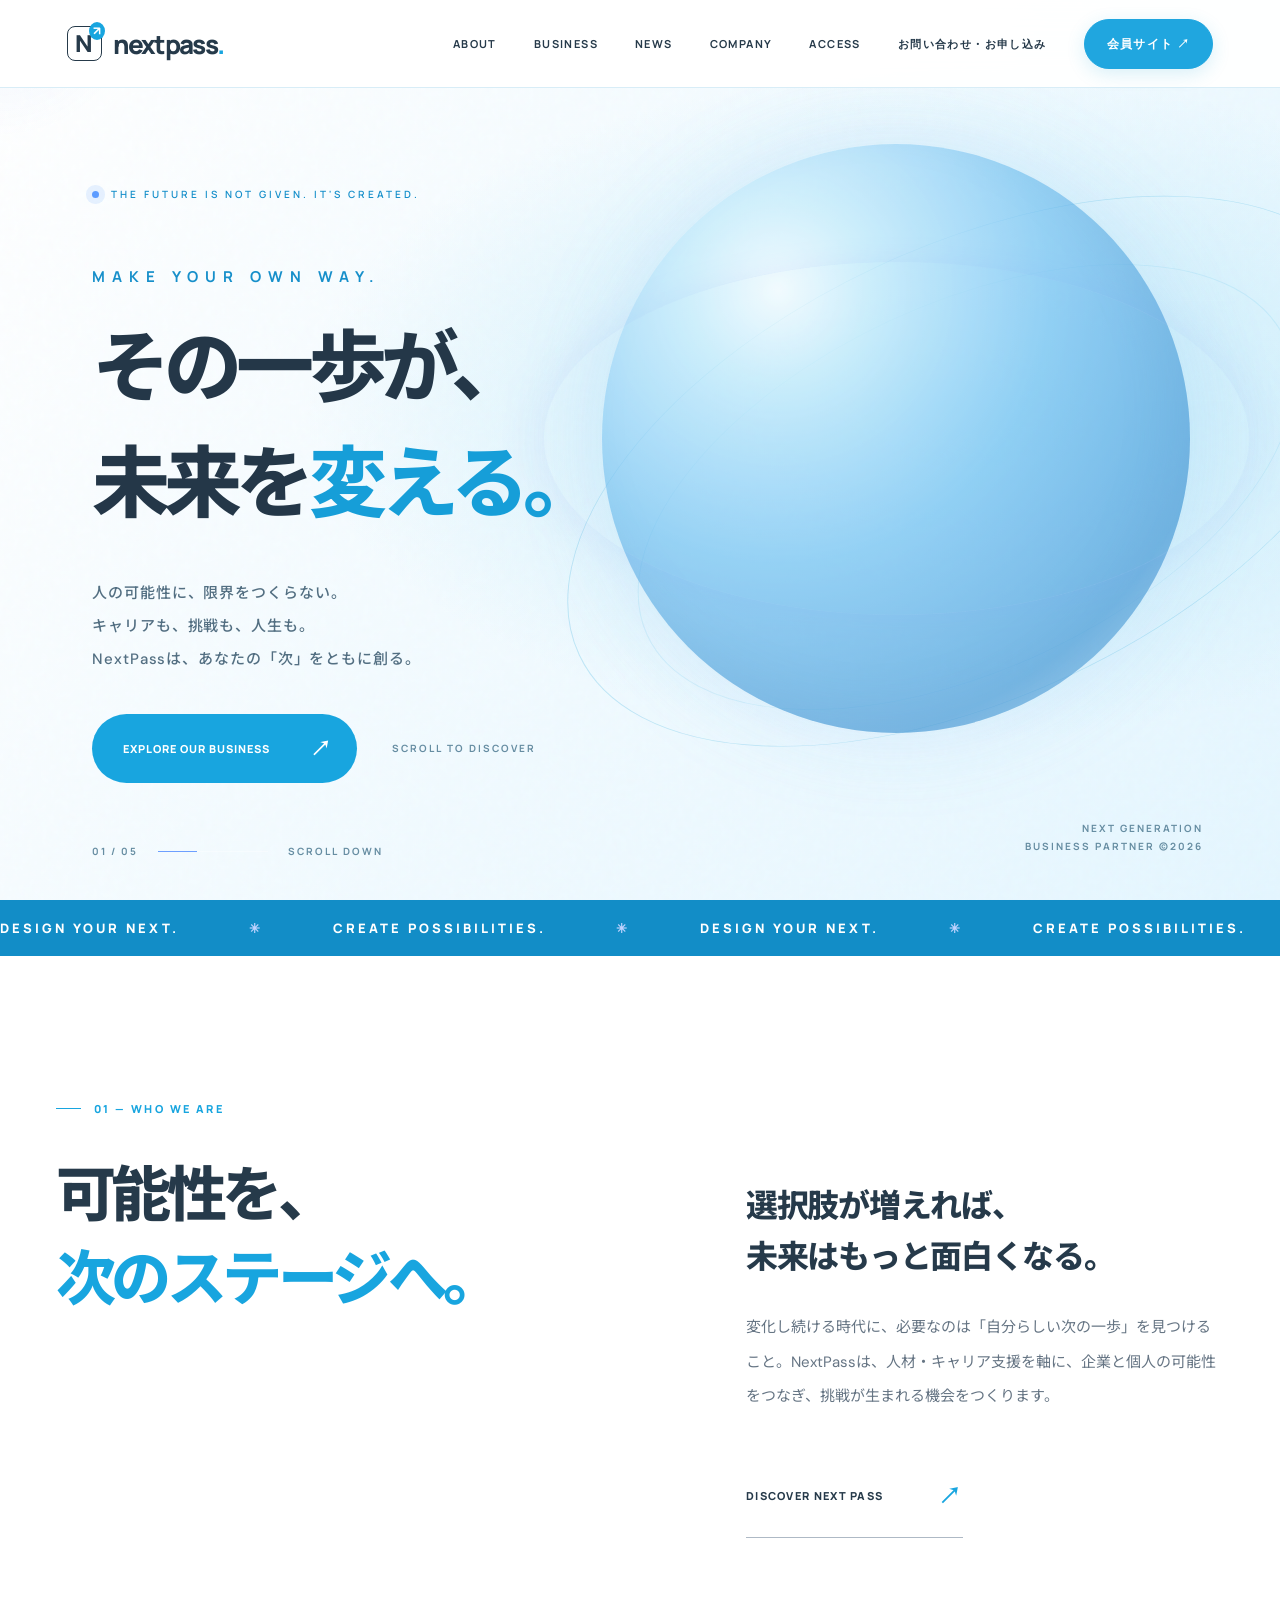
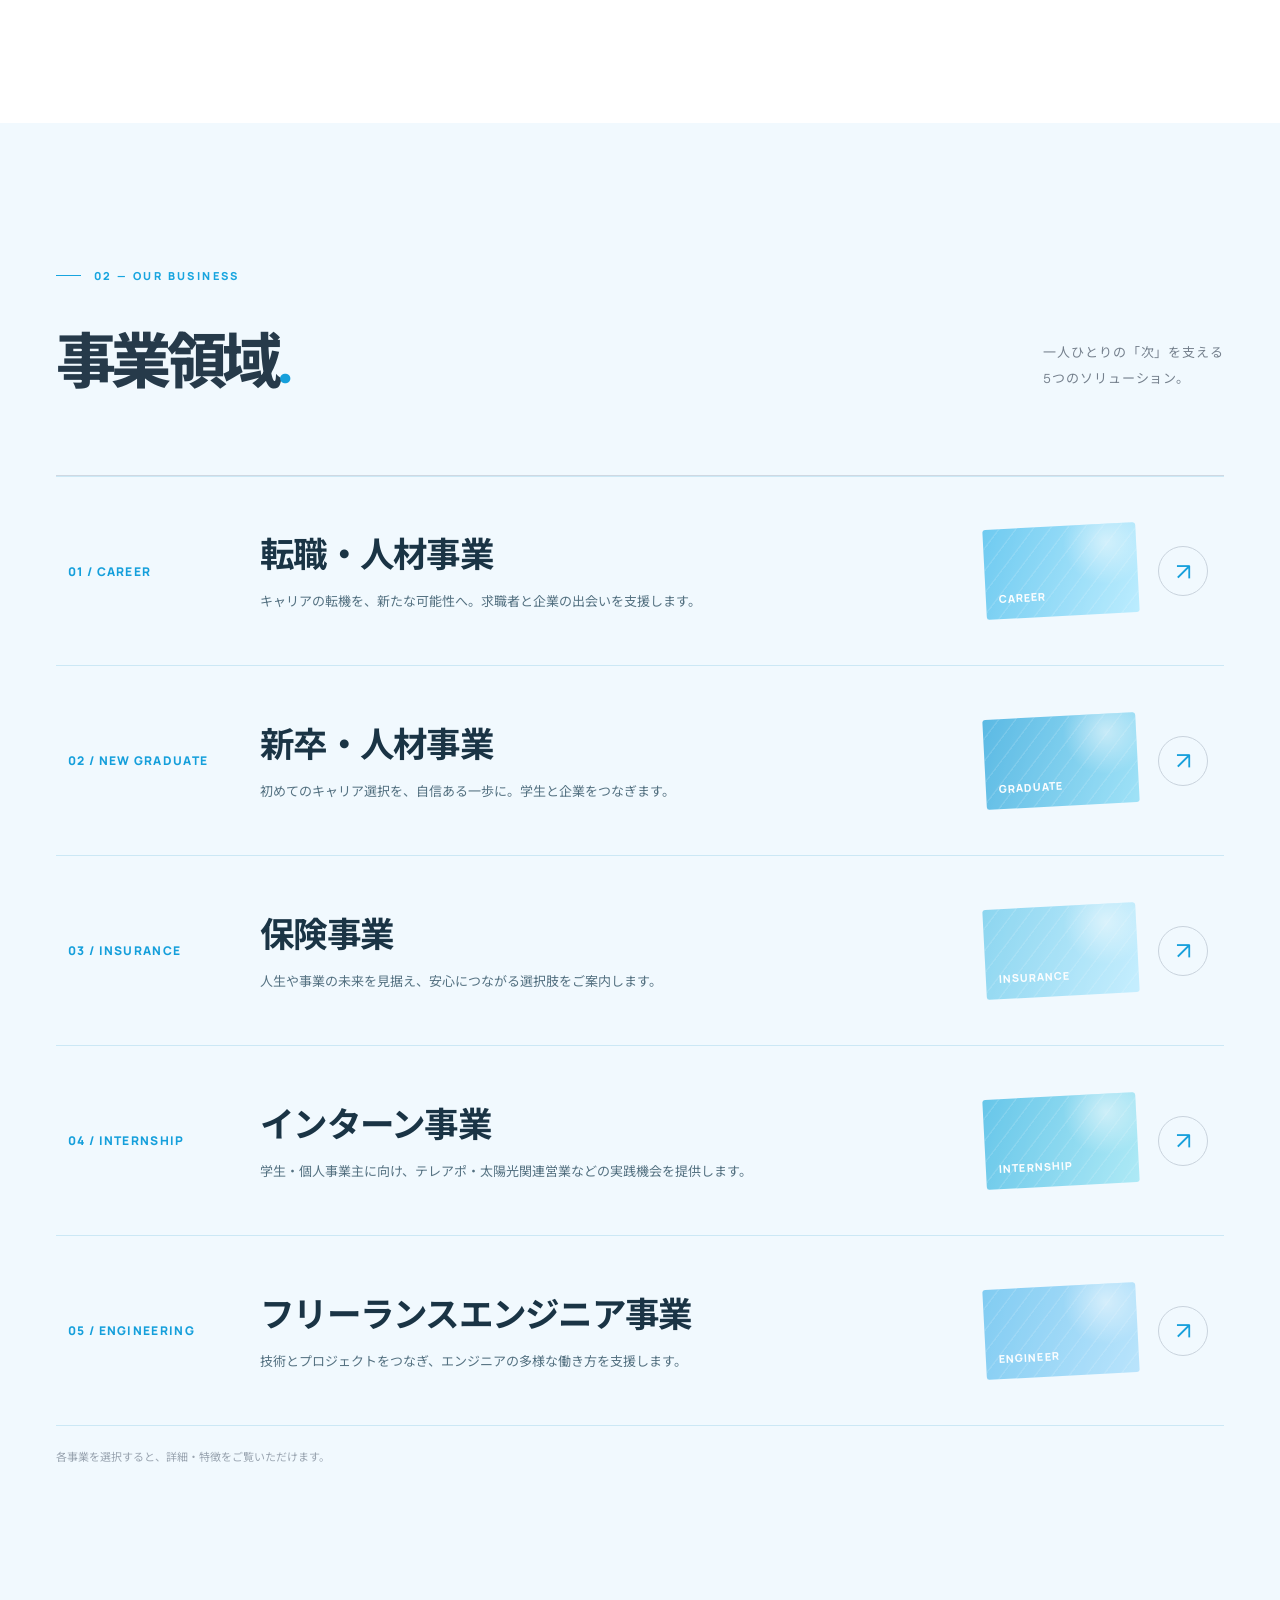
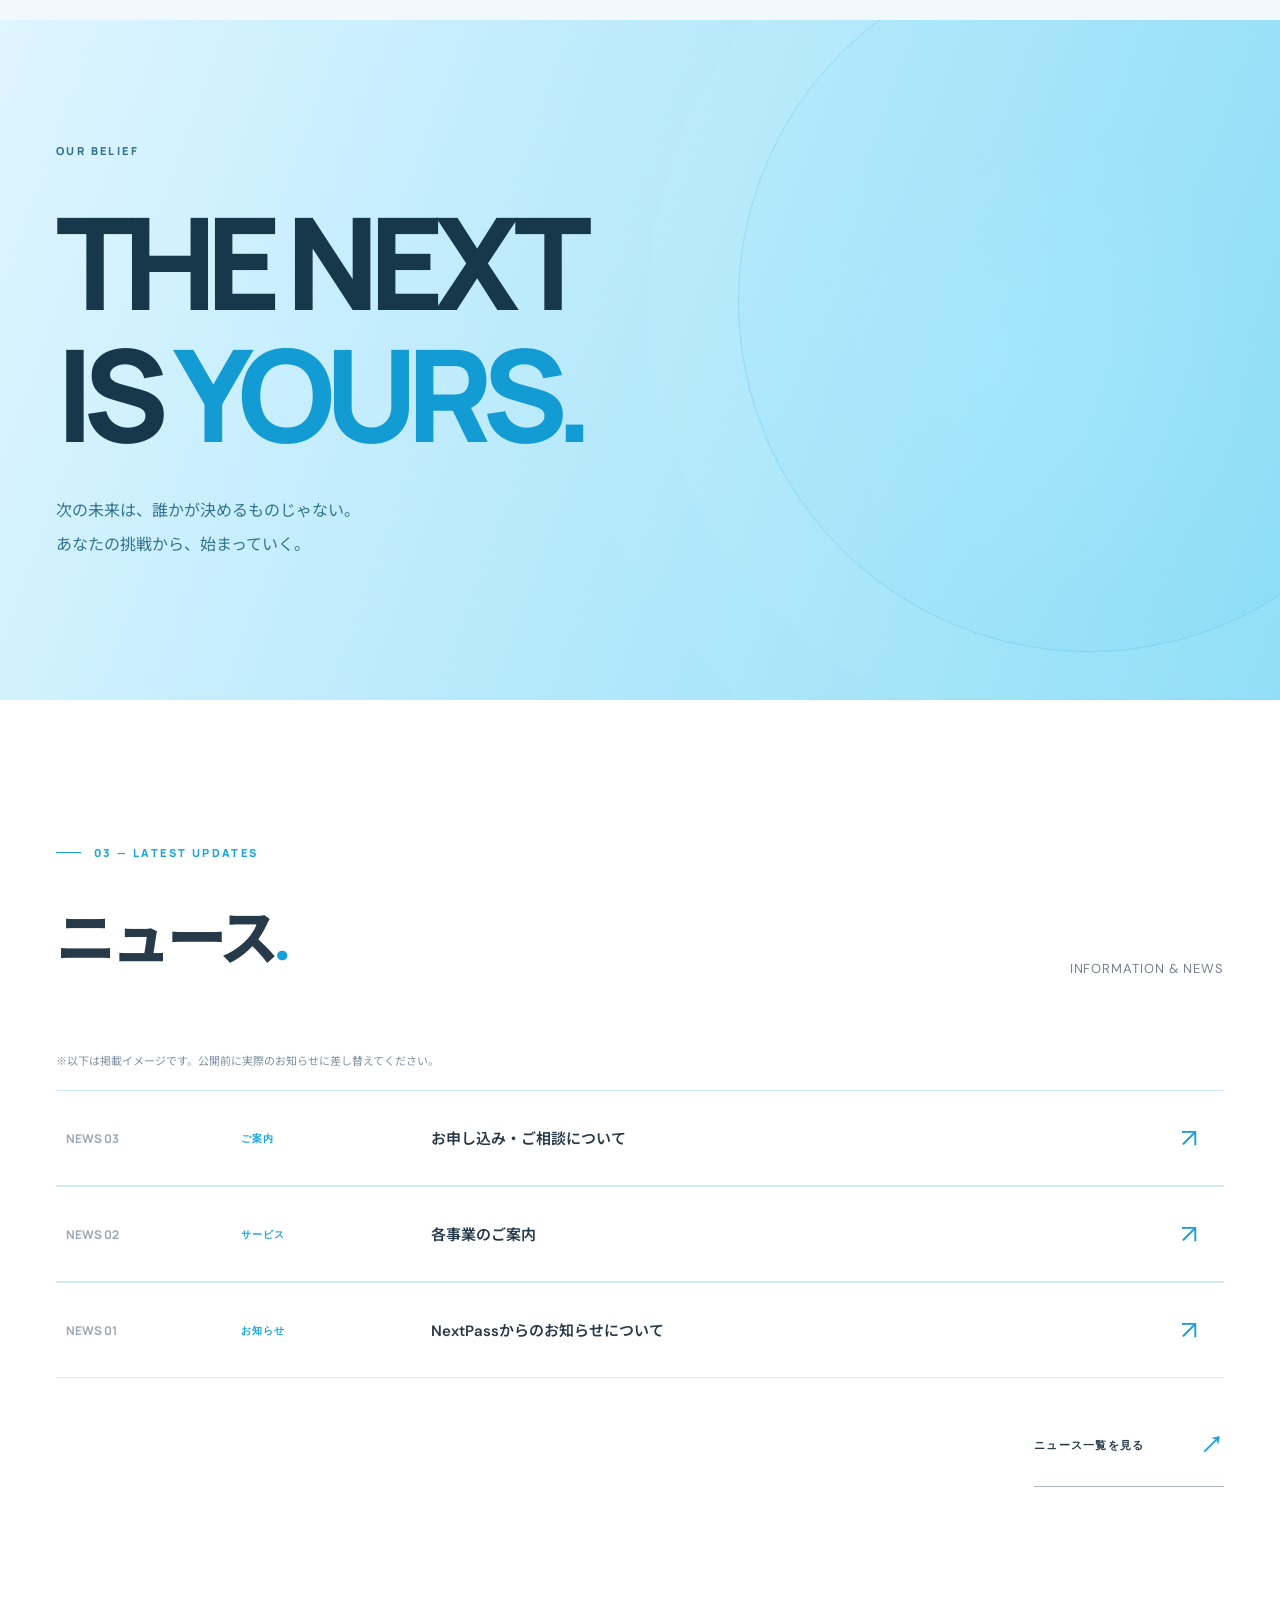
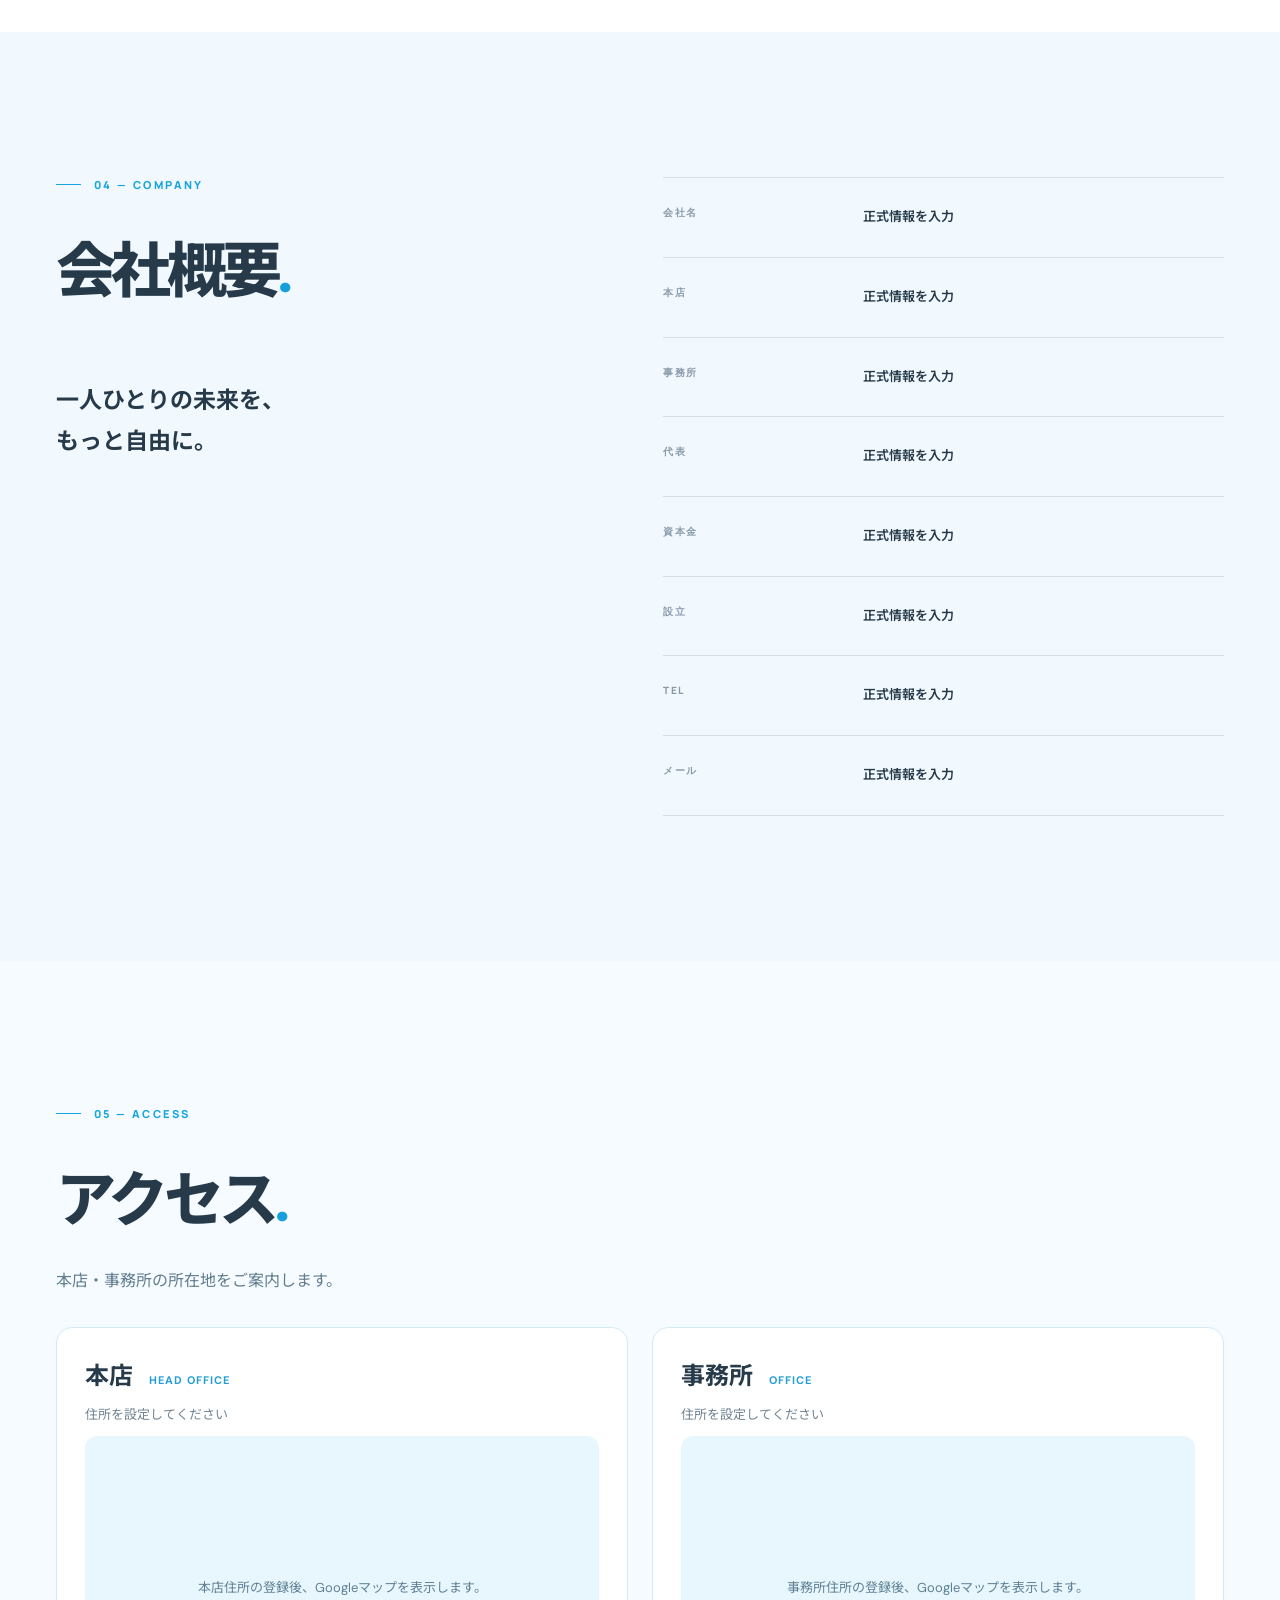
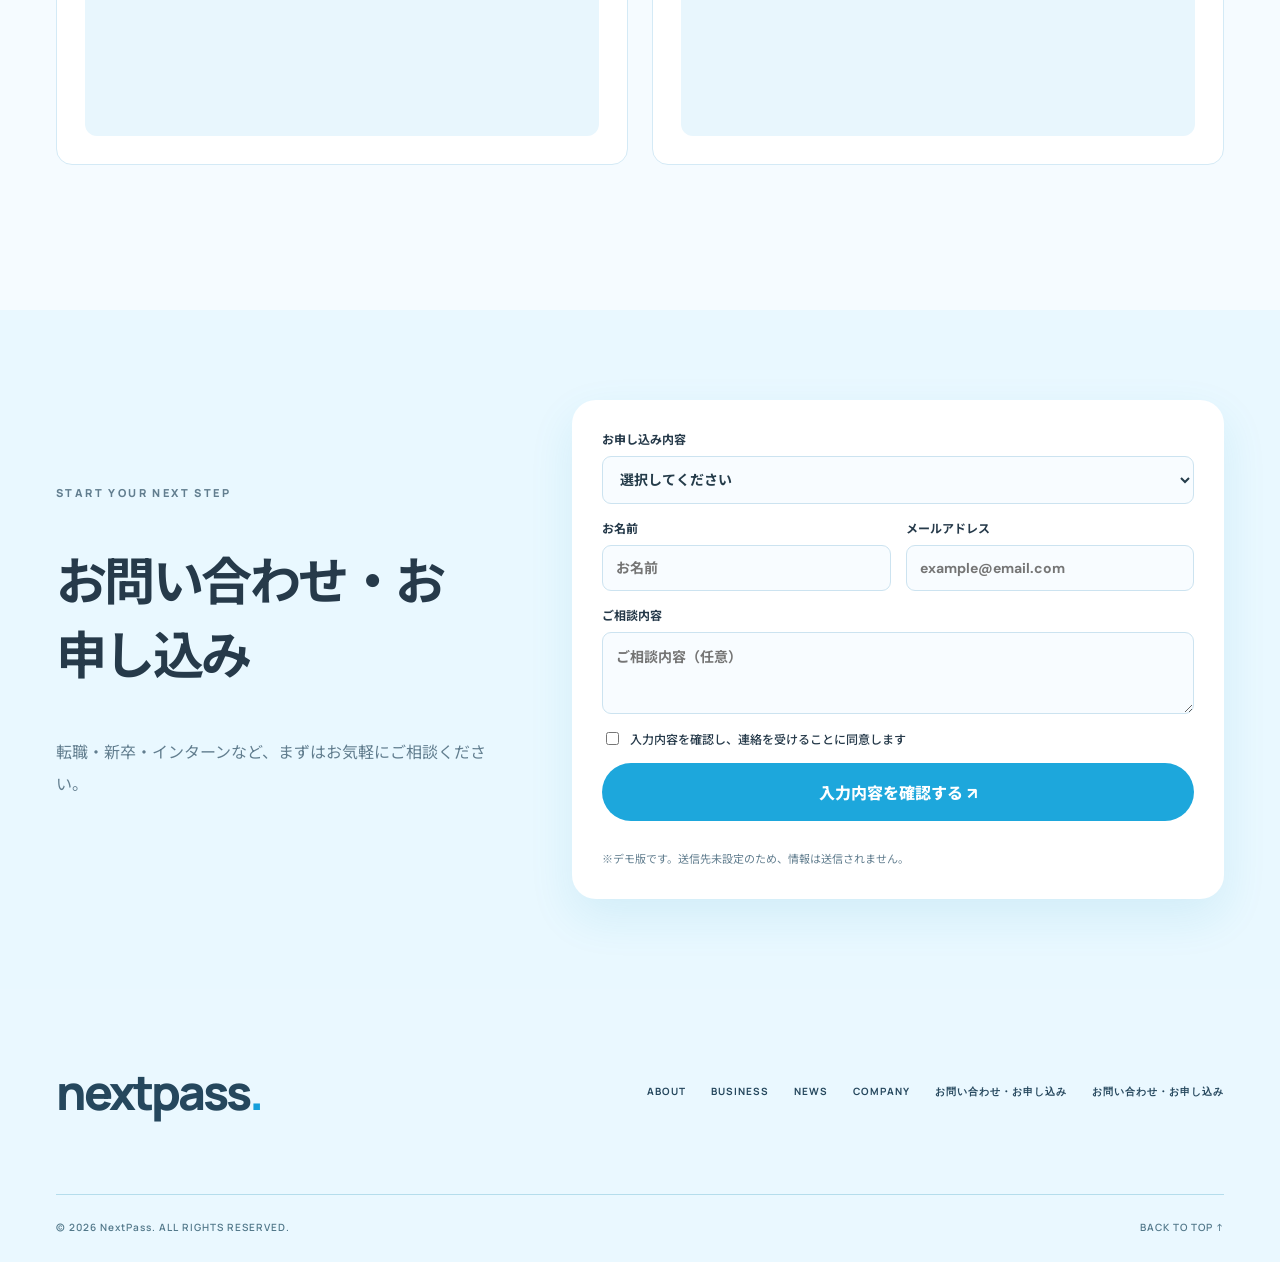
<file: index.html>
<!DOCTYPE html>

<html lang="ja"><head><meta charset="utf-8"/><meta content="width=device-width,initial-scale=1" name="viewport"/><meta content="#159bd6" name="theme-color"/><meta content="NextPass｜転職・新卒・保険・インターン・フリーランスエンジニア。次の可能性を、社会の力に。" name="description"/><title>NextPass — Design Your Next.</title><link href="https://fonts.googleapis.com" rel="preconnect"/><link crossorigin="" href="https://fonts.gstatic.com" rel="preconnect"/><link href="https://fonts.googleapis.com/css2?family=DM+Sans:wght@400;500;600;700&amp;family=Manrope:wght@400;500;600;700;800&amp;family=Noto+Sans+JP:wght@400;500;600;700;800&amp;display=swap" rel="stylesheet"/><link href="style.css" rel="stylesheet"/></head><body>
<div class="loader" id="loader"><span class="loader-logo">NEXT<span>PASS</span><i>.</i></span><div class="loader-line"><b></b></div><small>DESIGN YOUR NEXT.</small></div><div class="cursor-halo" id="halo"></div>
<header class="header" id="header"><a aria-label="NextPass home" class="brand" href="index.html"><span class="brand-icon">N<span>↗</span></span><span class="brand-name">nextpass<span class="brand-dot">.</span></span></a><nav class="nav" id="nav"><a href="index.html#about">ABOUT</a><a href="index.html#service">BUSINESS</a><a href="news.html">NEWS</a><a href="index.html#company">COMPANY</a><a href="#access">ACCESS</a><a href="#apply">お問い合わせ・お申し込み</a><a class="nav-member" data-member-link="true" href="#" title="ログイン先URL設定待ち">会員サイト ↗</a></nav><button aria-expanded="false" aria-label="メニュー" class="hamburger" id="menu"><span></span><span></span></button></header>
<main><section class="hero" id="top"><div class="hero-video"></div><div class="hero-noise"></div><div class="hero-grid"></div><div class="hero-orbit orbit-one"></div><div class="hero-orbit orbit-two"></div><div class="hero-sphere"></div><div class="hero-content"><div class="hero-topline"><span class="pulse"></span> THE FUTURE IS NOT GIVEN. IT'S CREATED.</div><p class="hero-kicker">MAKE YOUR OWN WAY.</p><h1><span class="hero-line">その一歩が、</span><span class="hero-line">未来を<span class="outline-word">変える。</span></span></h1><p class="hero-sub">人の可能性に、限界をつくらない。<br/>キャリアも、挑戦も、人生も。<br/>NextPassは、あなたの「次」をともに創る。</p><div class="hero-actions"><a class="pill-btn" href="#service">EXPLORE OUR BUSINESS <span>↗</span></a><span class="hero-action-note">SCROLL TO DISCOVER</span></div></div><div class="hero-index"><span>01 / 05</span><span class="scroll-track"><i></i></span><span>SCROLL DOWN</span></div><div class="hero-corner">NEXT GENERATION<br/>BUSINESS PARTNER ©2026</div></section>
<div aria-hidden="true" class="ticker"><div class="ticker-track">{#}</div></div>
<section class="about section" id="about"><div class="container about-grid"><div class="reveal"><p class="eyebrow"><span class="eyebrow-line"></span> 01 — WHO WE ARE</p><h2 class="section-title">可能性を、<br/><em>次のステージへ。</em></h2></div><div class="about-right reveal"><p class="about-large">選択肢が増えれば、<br/>未来はもっと面白くなる。</p><p class="body-copy">変化し続ける時代に、必要なのは「自分らしい次の一歩」を見つけること。NextPassは、人材・キャリア支援を軸に、企業と個人の可能性をつなぎ、挑戦が生まれる機会をつくります。</p><a class="text-link" href="#company">DISCOVER NEXT PASS <span>↗</span></a></div></div><div class="about-watermark">POSSIBILITY</div></section>
<section class="services section" id="service"><div class="container"><div class="section-heading reveal"><div><p class="eyebrow"><span class="eyebrow-line"></span> 02 — OUR BUSINESS</p><h2 class="section-title">事業領域<span class="accent">.</span></h2></div><p class="heading-side">一人ひとりの「次」を支える<br/>5つのソリューション。</p></div><div class="service-list"><a class="service-item reveal" href="service.html?type=career"><span class="service-no">01 / CAREER</span><div class="service-main"><h3>転職・人材事業</h3><p>キャリアの転機を、新たな可能性へ。求職者と企業の出会いを支援します。</p></div><span class="service-art art-career"><span>CAREER</span></span><span class="service-arrow">↗</span></a><a class="service-item reveal" href="service.html?type=graduate"><span class="service-no">02 / NEW GRADUATE</span><div class="service-main"><h3>新卒・人材事業</h3><p>初めてのキャリア選択を、自信ある一歩に。学生と企業をつなぎます。</p></div><span class="service-art art-graduate"><span>GRADUATE</span></span><span class="service-arrow">↗</span></a><a class="service-item reveal" href="service.html?type=insurance"><span class="service-no">03 / INSURANCE</span><div class="service-main"><h3>保険事業</h3><p>人生や事業の未来を見据え、安心につながる選択肢をご案内します。</p></div><span class="service-art art-insurance"><span>INSURANCE</span></span><span class="service-arrow">↗</span></a><a class="service-item reveal" href="service.html?type=intern"><span class="service-no">04 / INTERNSHIP</span><div class="service-main"><h3>インターン事業</h3><p>学生・個人事業主に向け、テレアポ・太陽光関連営業などの実践機会を提供します。</p></div><span class="service-art art-intern"><span>INTERNSHIP</span></span><span class="service-arrow">↗</span></a><a class="service-item reveal" href="service.html?type=engineer"><span class="service-no">05 / ENGINEERING</span><div class="service-main"><h3>フリーランスエンジニア事業</h3><p>技術とプロジェクトをつなぎ、エンジニアの多様な働き方を支援します。</p></div><span class="service-art art-engineer"><span>ENGINEER</span></span><span class="service-arrow">↗</span></a></div><p class="service-footnote">各事業を選択すると、詳細・特徴をご覧いただけます。</p></div></section>
<section class="manifesto"><div class="manifesto-glow"></div><div class="container manifesto-inner reveal"><p class="eyebrow">OUR BELIEF</p><h2>THE NEXT<br/>IS <em>YOURS.</em></h2><p>次の未来は、誰かが決めるものじゃない。<br/>あなたの挑戦から、始まっていく。</p></div></section>
<section class="news section" id="news"><div class="container"><div class="section-heading reveal"><div><p class="eyebrow"><span class="eyebrow-line"></span> 03 — LATEST UPDATES</p><h2 class="section-title">ニュース<span class="accent">.</span></h2></div><span class="heading-side">INFORMATION &amp; NEWS</span></div><p class="sample-label">※以下は掲載イメージです。公開前に実際のお知らせに差し替えてください。</p><a class="news-row reveal" href="news-detail.html?article=3"><span class="news-date">NEWS 03</span><span class="news-category">ご案内</span><span class="news-title">お申し込み・ご相談について</span><span class="news-icon">↗</span></a><a class="news-row reveal" href="news-detail.html?article=2"><span class="news-date">NEWS 02</span><span class="news-category">サービス</span><span class="news-title">各事業のご案内</span><span class="news-icon">↗</span></a><a class="news-row reveal" href="news-detail.html?article=1"><span class="news-date">NEWS 01</span><span class="news-category">お知らせ</span><span class="news-title">NextPassからのお知らせについて</span><span class="news-icon">↗</span></a></div><div class="container news-more"><a class="text-link" href="news.html">ニュース一覧を見る <span>↗</span></a></div></section>
<section class="company section" id="company"><div class="container company-grid"><div class="reveal"><p class="eyebrow"><span class="eyebrow-line"></span> 04 — COMPANY</p><h2 class="section-title">会社概要<span class="accent">.</span></h2><p class="company-statement">一人ひとりの未来を、<br/>もっと自由に。</p></div><div class="company-table reveal"><div><dt>会社名</dt><dd>正式情報を入力</dd></div><div><dt>本店</dt><dd>正式情報を入力</dd></div><div><dt>事務所</dt><dd>正式情報を入力</dd></div><div><dt>代表</dt><dd>正式情報を入力</dd></div><div><dt>資本金</dt><dd>正式情報を入力</dd></div><div><dt>設立</dt><dd>正式情報を入力</dd></div><div><dt>TEL</dt><dd>正式情報を入力</dd></div><div><dt>メール</dt><dd>正式情報を入力</dd></div></div></div></section><section class="access section" id="access"><div class="container"><p class="eyebrow"><span class="eyebrow-line"></span> 05 — ACCESS</p><h2 class="section-title">アクセス<span class="accent">.</span></h2><p class="access-intro">本店・事務所の所在地をご案内します。</p><div class="access-grid"><article class="access-card"><h3>本店 <span>HEAD OFFICE</span></h3><p class="access-address" data-office="head">住所を設定してください</p><div class="map-frame" data-map="head"><div class="map-placeholder">本店住所の登録後、Googleマップを表示します。</div></div></article><article class="access-card"><h3>事務所 <span>OFFICE</span></h3><p class="access-address" data-office="office">住所を設定してください</p><div class="map-frame" data-map="office"><div class="map-placeholder">事務所住所の登録後、Googleマップを表示します。</div></div></article></div></div></section>
</main>
<section class="quick-apply" id="apply"><div class="container quick-apply-grid"><div><p class="eyebrow">START YOUR NEXT STEP</p><h2>お問い合わせ・お申し込み</h2><p>転職・新卒・インターンなど、まずはお気軽にご相談ください。</p></div><form class="quick-form" id="applicationForm"><label>お申し込み内容<select name="type" required=""><option value="">選択してください</option><option>転職相談</option><option>新卒就職相談</option><option>保険相談</option><option>インターン参加</option><option>フリーランスエンジニア相談</option><option>その他のお問い合わせ</option></select></label><label>お名前<input autocomplete="name" name="name" placeholder="お名前" required=""/></label><label>メールアドレス<input autocomplete="email" name="email" placeholder="example@email.com" required="" type="email"/></label><label class="wide">ご相談内容<textarea name="message" placeholder="ご相談内容（任意）" rows="3"></textarea></label><label class="consent wide"><input required="" type="checkbox"/> 入力内容を確認し、連絡を受けることに同意します</label><button type="submit">入力内容を確認する ↗</button><p class="form-status wide" id="formStatus" role="status"></p><p class="form-note wide">※デモ版です。送信先未設定のため、情報は送信されません。</p></form></div></section><footer class="footer"><div class="container"><div class="footer-top"><a class="footer-brand" href="index.html#top">nextpass<span>.</span></a><div class="footer-nav"><a href="index.html#about">ABOUT</a><a href="index.html#service">BUSINESS</a><a href="news.html">NEWS</a><a href="index.html#company">COMPANY</a><a href="#apply">お問い合わせ・お申し込み</a><a href="#apply">お問い合わせ・お申し込み</a></div></div><div class="footer-bottom"><span>© <span id="year">2026</span> NextPass. ALL RIGHTS RESERVED.</span><a href="index.html#top">BACK TO TOP ↑</a></div></div></footer><script src="script.js"></script></body></html>
</file>
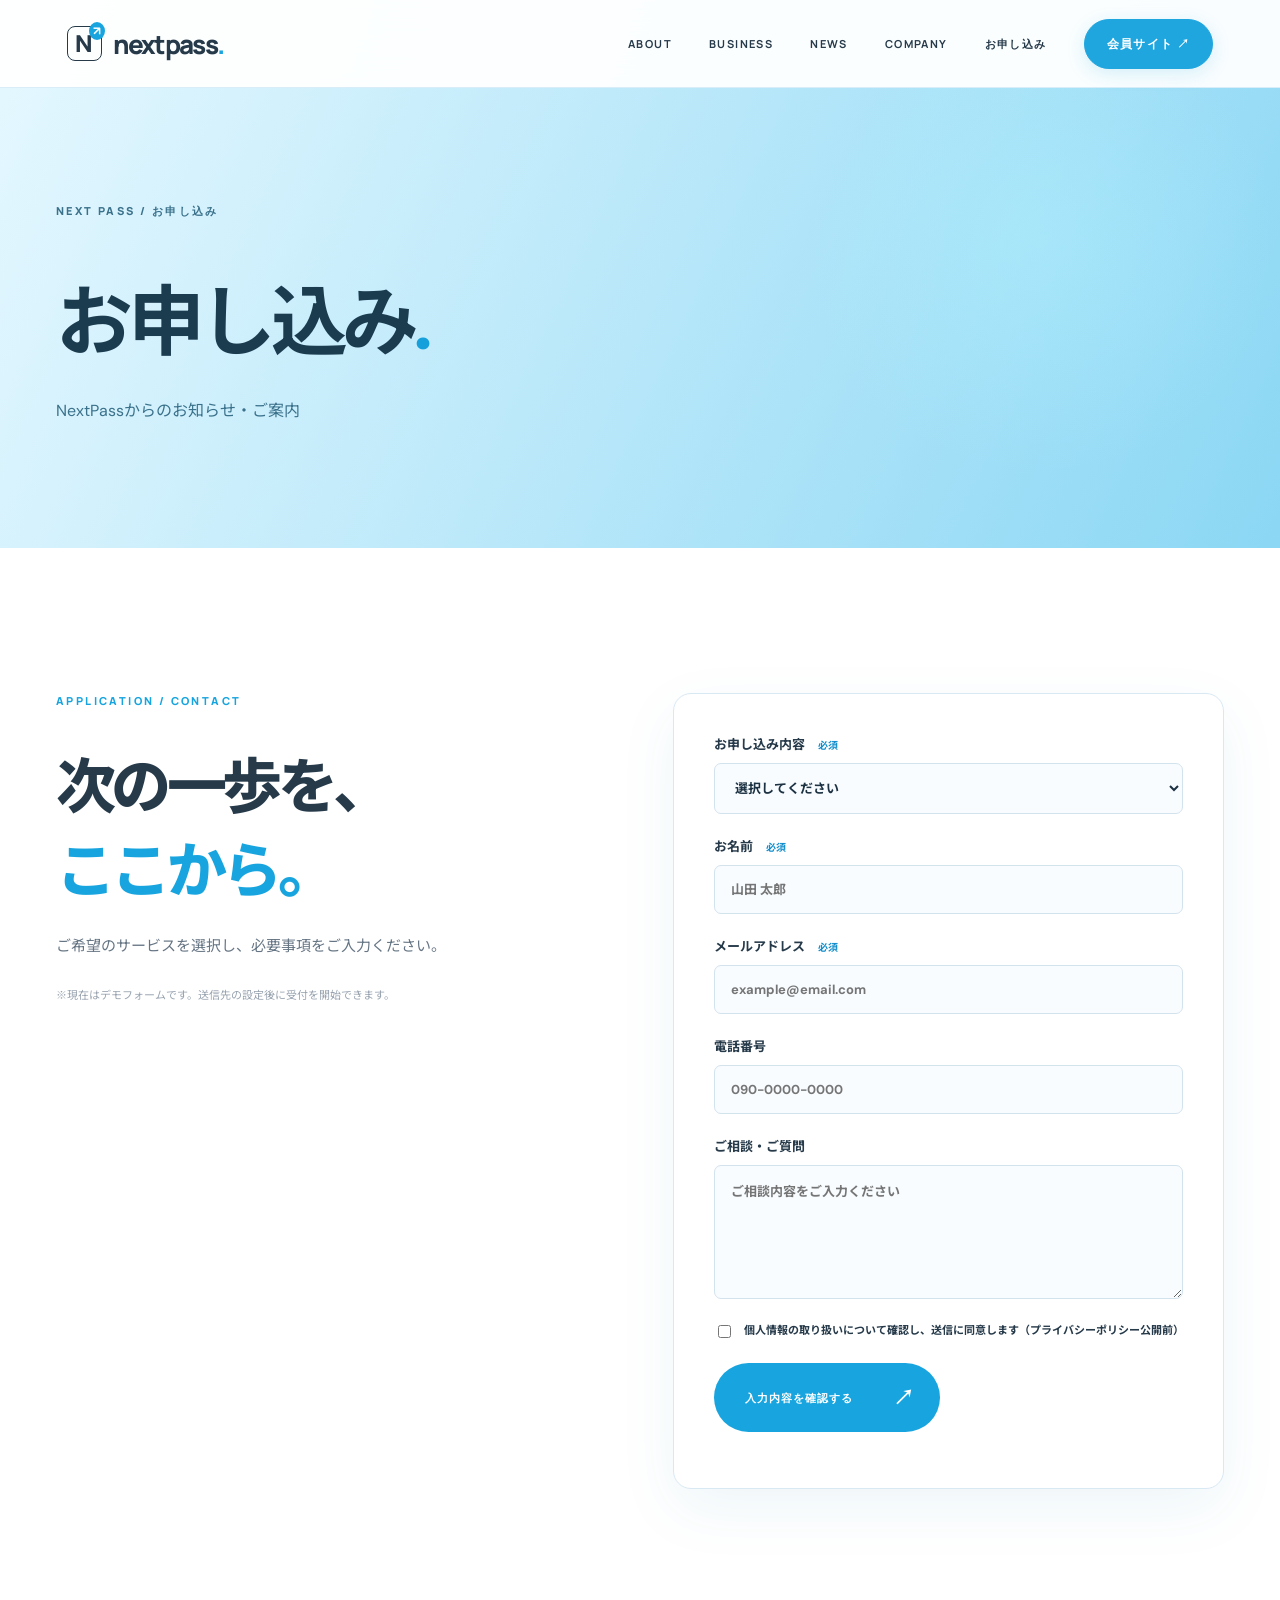
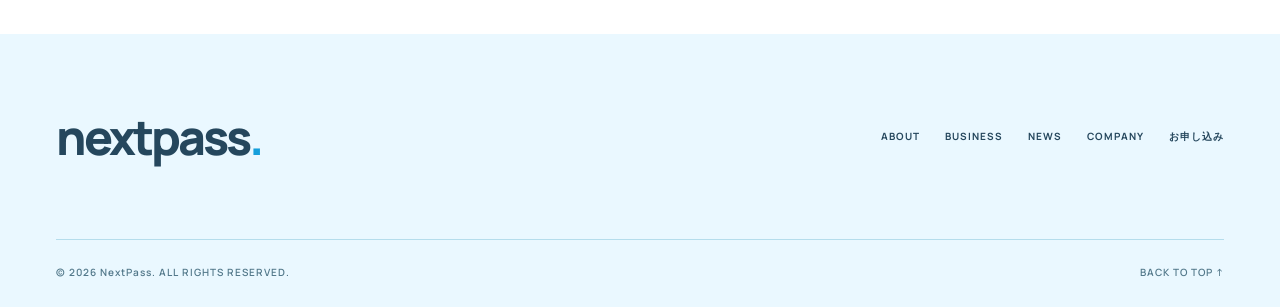
<file: contact.html>
<!DOCTYPE html>
<html lang="ja"><head><meta charset="utf-8"/><meta content="width=device-width,initial-scale=1" name="viewport"/><link href="https://fonts.googleapis.com" rel="preconnect"/><link href="https://fonts.googleapis.com/css2?family=DM+Sans:wght@400;500;600;700&amp;family=Manrope:wght@400;500;600;700;800&amp;family=Noto+Sans+JP:wght@400;500;600;700;800&amp;display=swap" rel="stylesheet"/><link href="style.css" rel="stylesheet"/><title>お申し込み | NextPass</title></head><body><header class="header" id="header"><a aria-label="NextPass home" class="brand" href="index.html"><span class="brand-icon">N<span>↗</span></span><span class="brand-name">nextpass<span class="brand-dot">.</span></span></a><nav class="nav" id="nav"><a href="index.html#about">ABOUT</a><a href="index.html#service">BUSINESS</a><a href="news.html">NEWS</a><a href="index.html#company">COMPANY</a><a href="contact.html">お申し込み</a><a class="nav-member" data-member-link="true" href="#" title="ログイン先URL設定待ち">会員サイト ↗</a></nav><button aria-expanded="false" aria-label="メニュー" class="hamburger" id="menu"><span></span><span></span></button></header><main><section class="detail-hero"><div class="container"><p class="eyebrow">NEXT PASS / お申し込み</p><h1>お申し込み<span class="accent">.</span></h1><p>NextPassからのお知らせ・ご案内</p></div></section><section class="section"><div class="container form-wrap"><div><p class="eyebrow">APPLICATION / CONTACT</p><h2 class="section-title">次の一歩を、<br/><em>ここから。</em></h2><p class="body-copy">ご希望のサービスを選択し、必要事項をご入力ください。</p><p class="placeholder-note">※現在はデモフォームです。送信先の設定後に受付を開始できます。</p></div><form class="application-form" id="applicationForm"><label>お申し込み内容 <span>必須</span><select name="type" required=""><option value="">選択してください</option><option>転職・人材事業</option><option>新卒・人材事業</option><option>保険事業</option><option>インターン事業（学生）</option><option>インターン事業（個人事業主）</option><option>フリーランスエンジニア事業</option><option>その他のお問い合わせ</option></select></label><label>お名前 <span>必須</span><input autocomplete="name" name="name" placeholder="山田 太郎" required=""/></label><label>メールアドレス <span>必須</span><input autocomplete="email" name="email" placeholder="example@email.com" required="" type="email"/></label><label>電話番号<input autocomplete="tel" name="tel" placeholder="090-0000-0000" type="tel"/></label><label>ご相談・ご質問<textarea name="message" placeholder="ご相談内容をご入力ください" rows="6"></textarea></label><label class="agree"><input required="" type="checkbox"/> 個人情報の取り扱いについて確認し、送信に同意します（プライバシーポリシー公開前）</label><button class="pill-btn" type="submit">入力内容を確認する <span>↗</span></button><p id="formStatus" role="status"></p></form></div></section></main><footer class="footer"><div class="container"><div class="footer-top"><a class="footer-brand" href="#top">nextpass<span>.</span></a><div class="footer-nav"><a href="index.html#about">ABOUT</a><a href="index.html#service">BUSINESS</a><a href="news.html">NEWS</a><a href="index.html#company">COMPANY</a><a href="contact.html">お申し込み</a></div></div><div class="footer-bottom"><span>© <span id="year">2026</span> NextPass. ALL RIGHTS RESERVED.</span><a href="#top">BACK TO TOP ↑</a></div></div></footer><script src="script.js"></script></body></html>
</file>
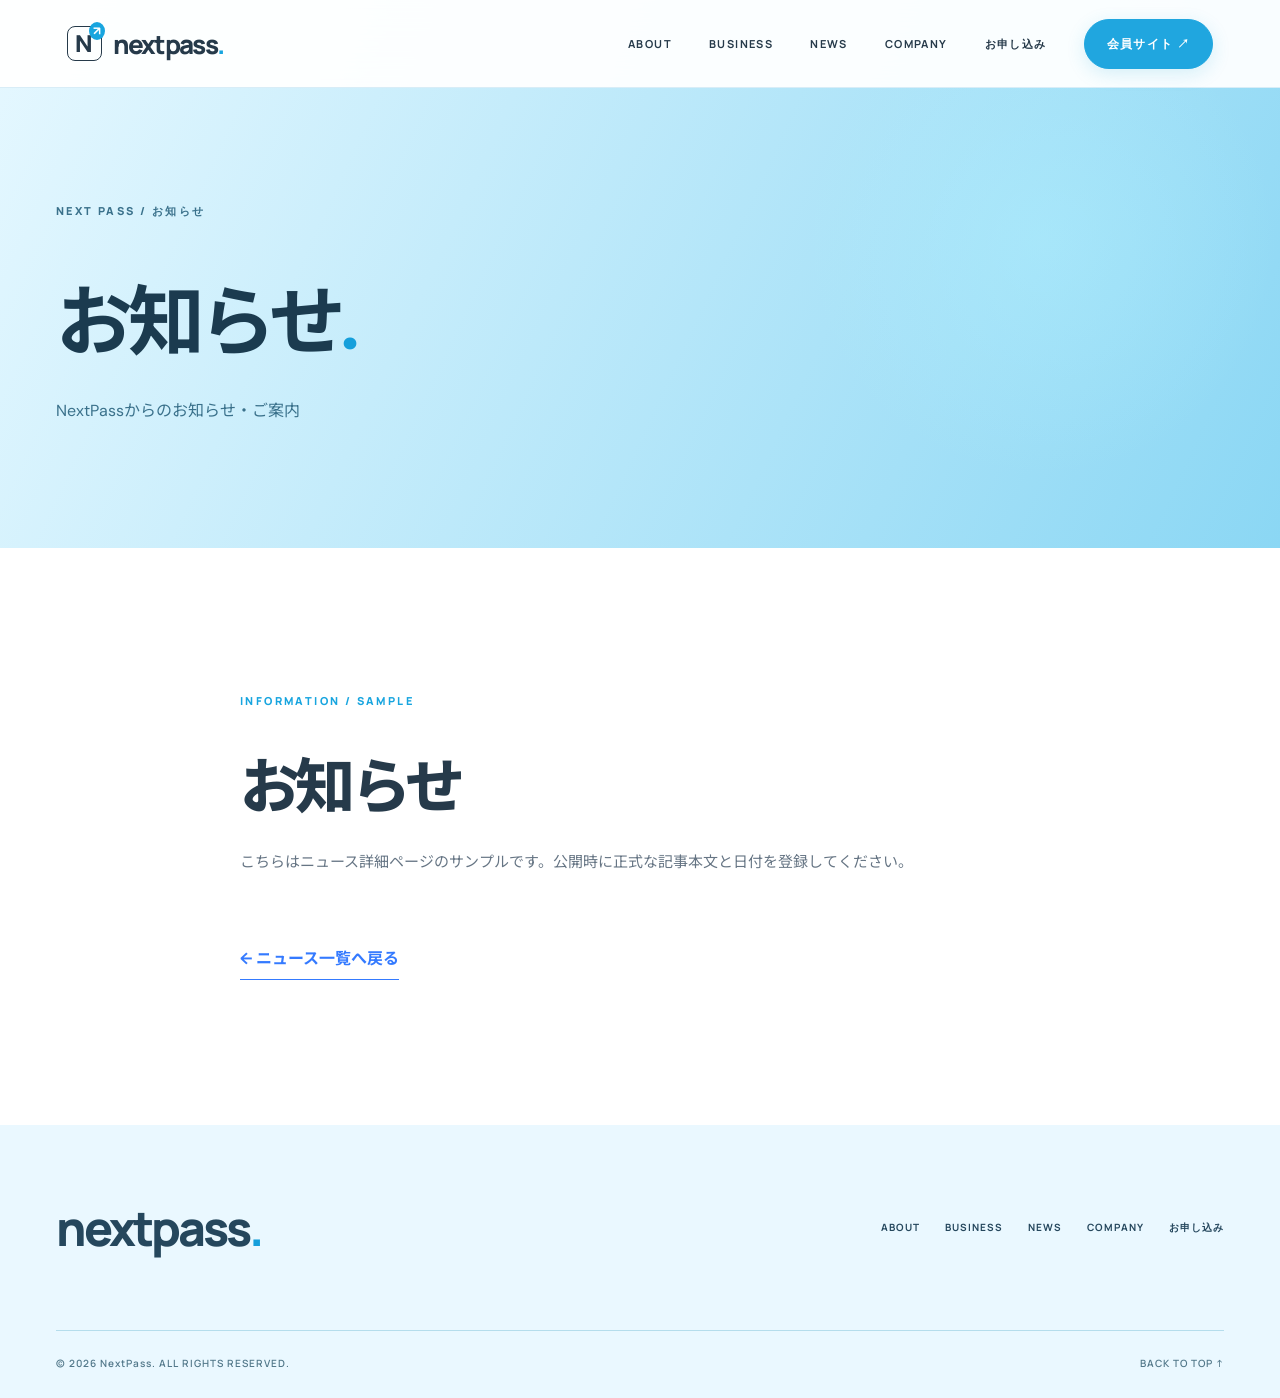
<file: news-detail.html>
<!DOCTYPE html>
<html lang="ja"><head><meta charset="utf-8"/><meta content="width=device-width,initial-scale=1" name="viewport"/><link href="https://fonts.googleapis.com" rel="preconnect"/><link href="https://fonts.googleapis.com/css2?family=DM+Sans:wght@400;500;600;700&amp;family=Manrope:wght@400;500;600;700;800&amp;family=Noto+Sans+JP:wght@400;500;600;700;800&amp;display=swap" rel="stylesheet"/><link href="style.css" rel="stylesheet"/><title>お知らせ | NextPass</title></head><body><header class="header" id="header"><a aria-label="NextPass home" class="brand" href="index.html"><span class="brand-icon">N<span>↗</span></span><span class="brand-name">nextpass<span class="brand-dot">.</span></span></a><nav class="nav" id="nav"><a href="index.html#about">ABOUT</a><a href="index.html#service">BUSINESS</a><a href="news.html">NEWS</a><a href="index.html#company">COMPANY</a><a href="contact.html">お申し込み</a><a class="nav-member" data-member-link="true" href="#" title="ログイン先URL設定待ち">会員サイト ↗</a></nav><button aria-expanded="false" aria-label="メニュー" class="hamburger" id="menu"><span></span><span></span></button></header><main><section class="detail-hero"><div class="container"><p class="eyebrow">NEXT PASS / お知らせ</p><h1>お知らせ<span class="accent">.</span></h1><p>NextPassからのお知らせ・ご案内</p></div></section><section class="section"><div class="container narrow"><p class="eyebrow">INFORMATION / SAMPLE</p><h2 class="section-title">お知らせ</h2><p class="body-copy">こちらはニュース詳細ページのサンプルです。公開時に正式な記事本文と日付を登録してください。</p><a class="back-link" href="news.html">← ニュース一覧へ戻る</a></div></section></main><footer class="footer"><div class="container"><div class="footer-top"><a class="footer-brand" href="#top">nextpass<span>.</span></a><div class="footer-nav"><a href="index.html#about">ABOUT</a><a href="index.html#service">BUSINESS</a><a href="news.html">NEWS</a><a href="index.html#company">COMPANY</a><a href="contact.html">お申し込み</a></div></div><div class="footer-bottom"><span>© <span id="year">2026</span> NextPass. ALL RIGHTS RESERVED.</span><a href="#top">BACK TO TOP ↑</a></div></div></footer><script src="script.js"></script></body></html>
</file>
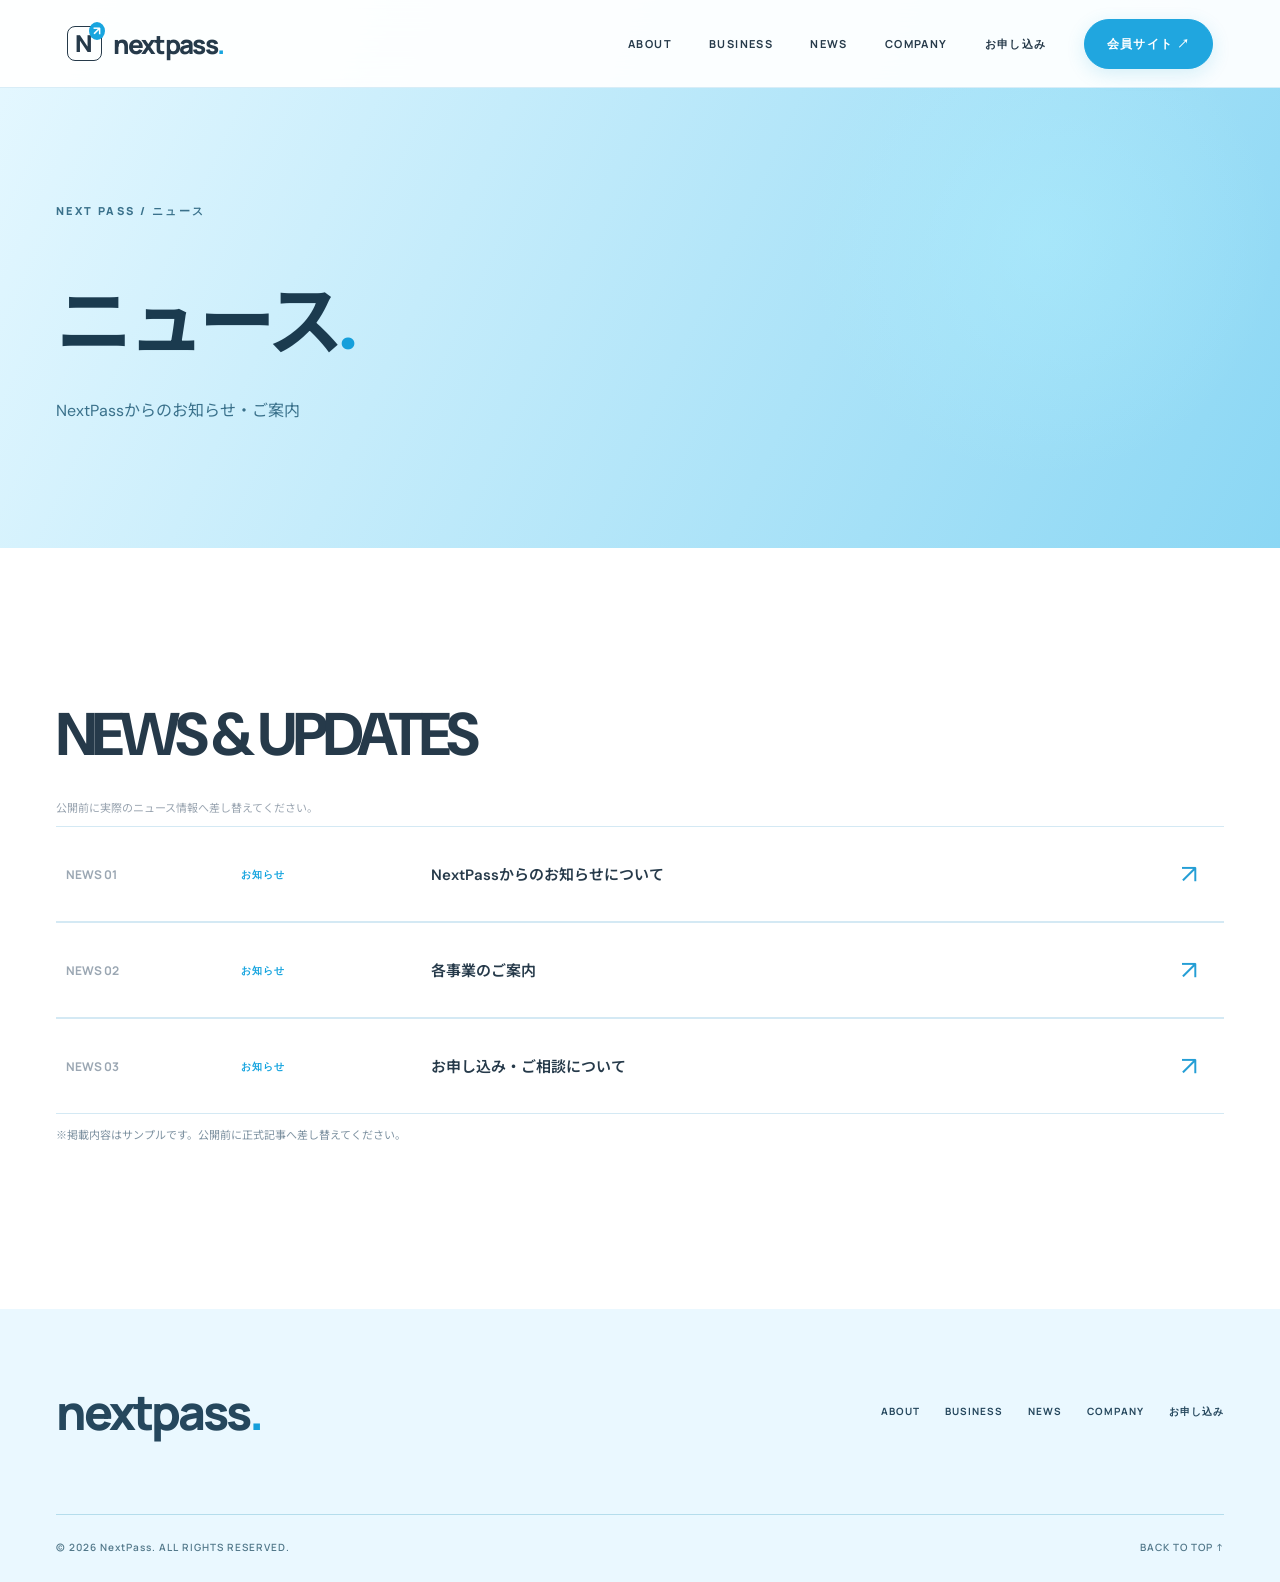
<file: news.html>
<!DOCTYPE html>
<html lang="ja"><head><meta charset="utf-8"/><meta content="width=device-width,initial-scale=1" name="viewport"/><link href="https://fonts.googleapis.com" rel="preconnect"/><link href="https://fonts.googleapis.com/css2?family=DM+Sans:wght@400;500;600;700&amp;family=Manrope:wght@400;500;600;700;800&amp;family=Noto+Sans+JP:wght@400;500;600;700;800&amp;display=swap" rel="stylesheet"/><link href="style.css" rel="stylesheet"/><title>ニュース | NextPass</title></head><body><header class="header" id="header"><a aria-label="NextPass home" class="brand" href="index.html"><span class="brand-icon">N<span>↗</span></span><span class="brand-name">nextpass<span class="brand-dot">.</span></span></a><nav class="nav" id="nav"><a href="index.html#about">ABOUT</a><a href="index.html#service">BUSINESS</a><a href="news.html">NEWS</a><a href="index.html#company">COMPANY</a><a href="contact.html">お申し込み</a><a class="nav-member" data-member-link="true" href="#" title="ログイン先URL設定待ち">会員サイト ↗</a></nav><button aria-expanded="false" aria-label="メニュー" class="hamburger" id="menu"><span></span><span></span></button></header><main><section class="detail-hero"><div class="container"><p class="eyebrow">NEXT PASS / ニュース</p><h1>ニュース<span class="accent">.</span></h1><p>NextPassからのお知らせ・ご案内</p></div></section><section class="section"><div class="container"><h2 class="section-title">NEWS &amp; UPDATES</h2><p class="placeholder-note">公開前に実際のニュース情報へ差し替えてください。</p><a class="news-row" href="news-detail.html?article=1"><span class="news-date">NEWS 01</span><span class="news-category">お知らせ</span><span class="news-title">NextPassからのお知らせについて</span><span class="news-icon">↗</span></a><a class="news-row" href="news-detail.html?article=2"><span class="news-date">NEWS 02</span><span class="news-category">お知らせ</span><span class="news-title">各事業のご案内</span><span class="news-icon">↗</span></a><a class="news-row" href="news-detail.html?article=3"><span class="news-date">NEWS 03</span><span class="news-category">お知らせ</span><span class="news-title">お申し込み・ご相談について</span><span class="news-icon">↗</span></a><p class="sample-label">※掲載内容はサンプルです。公開前に正式記事へ差し替えてください。</p></div></section></main><footer class="footer"><div class="container"><div class="footer-top"><a class="footer-brand" href="#top">nextpass<span>.</span></a><div class="footer-nav"><a href="index.html#about">ABOUT</a><a href="index.html#service">BUSINESS</a><a href="news.html">NEWS</a><a href="index.html#company">COMPANY</a><a href="contact.html">お申し込み</a></div></div><div class="footer-bottom"><span>© <span id="year">2026</span> NextPass. ALL RIGHTS RESERVED.</span><a href="#top">BACK TO TOP ↑</a></div></div></footer><script src="script.js"></script></body></html>
</file>
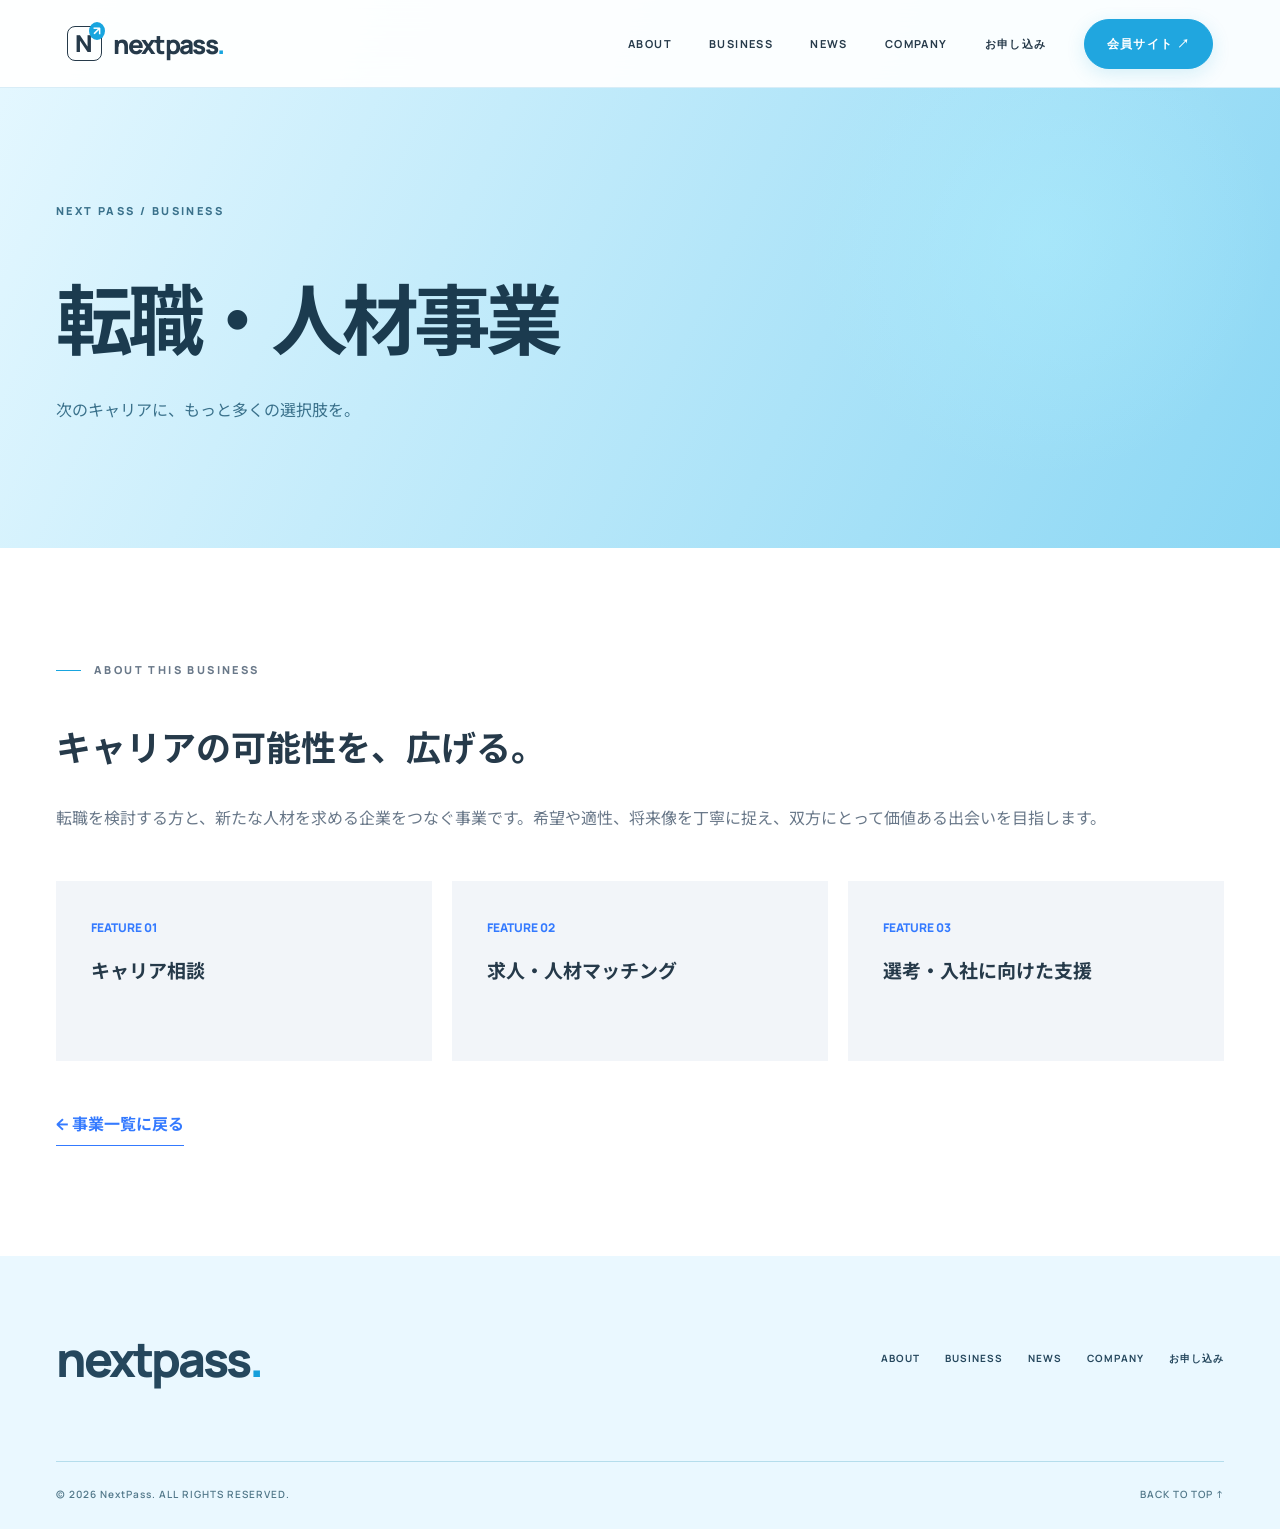
<file: service.html>
<!DOCTYPE html>

<html lang="ja"><head><meta charset="utf-8"/><meta content="width=device-width,initial-scale=1" name="viewport"/><title>事業詳細 | NextPass</title><link href="https://fonts.googleapis.com" rel="preconnect"/><link crossorigin="" href="https://fonts.gstatic.com" rel="preconnect"/><link href="https://fonts.googleapis.com/css2?family=DM+Sans:wght@400;500;600;700&amp;family=Manrope:wght@400;500;600;700;800&amp;family=Noto+Sans+JP:wght@400;500;600;700;800&amp;display=swap" rel="stylesheet"/><link href="style.css" rel="stylesheet"/></head><body><header class="header" id="header"><a aria-label="NextPass home" class="brand" href="index.html"><span class="brand-icon">N<span>↗</span></span><span class="brand-name">nextpass<span class="brand-dot">.</span></span></a><nav class="nav" id="nav"><a href="index.html#about">ABOUT</a><a href="index.html#service">BUSINESS</a><a href="news.html">NEWS</a><a href="index.html#company">COMPANY</a><a href="contact.html">お申し込み</a><a class="nav-member" data-member-link="true" href="#" title="ログイン先URL設定待ち">会員サイト ↗</a></nav><button aria-expanded="false" aria-label="メニュー" class="hamburger" id="menu"><span></span><span></span></button></header><main><section class="detail-hero"><div class="container"><p class="eyebrow">NEXT PASS / BUSINESS</p><h1 id="serviceTitle">事業詳細</h1><p id="serviceLead">一人ひとりの可能性を広げる。</p></div></section><section class="detail-body"><div class="container"><p class="eyebrow"><span class="eyebrow-line"></span> ABOUT THIS BUSINESS</p><h2 id="serviceHeading">事業について</h2><p id="serviceDescription"></p><div class="detail-cards" id="serviceCards"></div><a class="back-link" href="index.html#service">← 事業一覧に戻る</a></div></section></main><footer class="footer"><div class="container"><div class="footer-top"><a class="footer-brand" href="#top">nextpass<span>.</span></a><div class="footer-nav"><a href="index.html#about">ABOUT</a><a href="index.html#service">BUSINESS</a><a href="news.html">NEWS</a><a href="index.html#company">COMPANY</a><a href="contact.html">お申し込み</a></div></div><div class="footer-bottom"><span>© <span id="year">2026</span> NextPass. ALL RIGHTS RESERVED.</span><a href="#top">BACK TO TOP ↑</a></div></div></footer><script src="script.js"></script><script src="service.js"></script></body></html>
</file>
<file: style.css>
:root{--navy:#208dc1;--ink:#111d2a;--blue:#347aff;--light:#f4f6f8;--line:#dfe5eb}*{box-sizing:border-box}html{scroll-behavior:smooth}body{margin:0;font-family:'DM Sans','Noto Sans JP',sans-serif;color:var(--ink);background:#fff;overflow-x:hidden}a{color:inherit;text-decoration:none}button{font:inherit}::selection{background:#347aff;color:#fff}.container{width:min(1360px,calc(100% - 112px));margin:auto}.section{padding:145px 0}.header{height:88px;position:fixed;top:0;left:0;right:0;z-index:90;display:flex;align-items:center;justify-content:space-between;padding:0 5.2%;color:white;transition:background .35s,color .35s,height .35s;border-bottom:1px solid #ffffff28}.header.scrolled{height:72px;background:#ffffffed;color:var(--ink);backdrop-filter:blur(20px);box-shadow:0 5px 30px #0000000a}.brand{display:flex;align-items:center;gap:11px}.brand-icon{display:grid;place-items:center;position:relative;width:35px;height:35px;border:1px solid currentColor;border-radius:8px;font-size:24px;font-weight:800;letter-spacing:-4px;padding-right:4px}.brand-icon span{font-size:12px;position:absolute;right:-4px;top:-5px;background:var(--blue);border-radius:50%;padding:1px 4px;color:white;letter-spacing:0}.brand-name{font-family:Manrope,sans-serif;font-size:26px;font-weight:800;letter-spacing:-1.7px}.brand-dot,.accent{color:var(--blue)}.nav{display:flex;align-items:center;gap:37px;font-family:Manrope,sans-serif;font-weight:700;font-size:11px;letter-spacing:1.4px}.nav>a:not(.nav-member){transition:opacity .2s}.nav>a:hover{opacity:.6}.nav-member{padding:15px 22px;border:1px solid #ffffff7a;border-radius:50px}.header.scrolled .nav-member{border-color:#cbd4e0}.nav-member span{margin-left:18px;color:var(--blue)}.hamburger{display:none}.loader{position:fixed;z-index:200;inset:0;background:#208dc1;color:#fff;display:flex;align-items:center;justify-content:center;flex-direction:column;gap:26px;transition:opacity .65s,visibility .65s}.loader.done{opacity:0;visibility:hidden}.loader-logo{font:800 clamp(35px,6vw,70px) Manrope;letter-spacing:-3px}.loader-logo span{color:#8eaeff}.loader-logo i{font-style:normal;color:#347aff}.loader-line{width:220px;height:2px;background:#ffffff24;overflow:hidden}.loader-line b{display:block;height:100%;background:#347aff;animation:load 1.2s ease forwards}.loader small{letter-spacing:5px;font-size:9px;color:#8a9aad}@keyframes load{from{width:0}to{width:100%}}.cursor-halo{position:fixed;width:300px;height:300px;pointer-events:none;z-index:2;transform:translate(-50%,-50%);background:radial-gradient(circle,#347aff12,transparent 65%);transition:left .15s,top .15s}.hero{height:min(950px,100svh);min-height:720px;background:#208dc1;color:#fff;position:relative;overflow:hidden;display:flex;align-items:center}.hero-video{position:absolute;inset:0;background:radial-gradient(ellipse at 72% 48%,#1d4e93a1 0%,transparent 35%),radial-gradient(ellipse at 90% 20%,#11448088,transparent 40%),linear-gradient(125deg,#208dc1 20%,#36aee0 60%,#208dc1)}.hero-noise{position:absolute;inset:0;opacity:.2;background-image:url("data:image/svg+xml,%3Csvg viewBox='0 0 180 180' xmlns='http://www.w3.org/2000/svg'%3E%3Cfilter id='n'%3E%3CfeTurbulence type='fractalNoise' baseFrequency='.7' numOctaves='3' stitchTiles='stitch'/%3E%3C/filter%3E%3Crect width='100%25' height='100%25' filter='url(%23n)' opacity='.3'/%3E%3C/svg%3E")}.hero-grid{position:absolute;inset:0;background-image:linear-gradient(#ffffff0c 1px,transparent 1px),linear-gradient(90deg,#ffffff0c 1px,transparent 1px);background-size:100px 100px;mask-image:linear-gradient(90deg,transparent 10%,black)}.hero-sphere{position:absolute;right:7%;top:16%;width:min(46vw,650px);aspect-ratio:1;border-radius:50%;background:radial-gradient(circle at 35% 28%,#b2d5ff,transparent 13%),radial-gradient(circle at 36% 28%,#559cff 2%,#1d56ad 24%,#167db3 51%,#1888b9 70%);box-shadow:inset -40px -25px 70px #0009,0 0 120px #2d72ff28;opacity:.8;animation:float 8s ease-in-out infinite}.hero-sphere:after{content:"";position:absolute;inset:-10%;border:1px solid #87b7ff2c;border-radius:50%;transform:rotateX(60deg) rotate(-28deg);box-shadow:0 0 55px #347aff22}.hero-orbit{position:absolute;border:1px solid #87b7ff3a;border-radius:50%;right:-10%;top:4%;width:68vw;height:68vw;transform:rotate(-25deg) scaleY(.52);animation:spin 22s linear infinite}.orbit-two{right:-3%;top:15%;width:55vw;height:55vw;animation-direction:reverse;opacity:.5}@keyframes spin{to{transform:rotate(335deg) scaleY(.52)}}@keyframes float{50%{transform:translateY(-24px)}}.hero-content{position:relative;z-index:3;margin-left:max(7.2%,calc((100vw - 1360px)/2));margin-top:70px}.hero-topline{font:600 10px Manrope;letter-spacing:3px;color:#a5bbd4;display:flex;align-items:center;gap:12px;margin-bottom:65px}.pulse{width:7px;height:7px;background:#5d9cff;border-radius:50%;box-shadow:0 0 0 6px #5d9cff22}.hero-kicker{font:700 15px Manrope;letter-spacing:7px;color:#6d9fff;margin:0 0 24px}.hero h1{font-size:clamp(55px,6.2vw,105px);line-height:1.3;letter-spacing:-.09em;margin:0;font-weight:800}.hero-line{display:block;animation:rise .95s both}.hero-line:nth-child(2){animation-delay:.15s}@keyframes rise{from{opacity:0;transform:translateY(45px)}to{opacity:1;transform:translateY(0)}}.outline-word{color:transparent;-webkit-text-stroke:1.5px #dbe9ff}.hero-sub{margin:34px 0 38px;font-size:15px;line-height:2.2;color:#b5c6d9;letter-spacing:.06em}.hero-actions{display:flex;align-items:center;gap:35px}.pill-btn{border-radius:60px;background:#fff;color:#208dc1;padding:20px 25px 20px 31px;display:flex;gap:40px;align-items:center;font:800 11px Manrope;letter-spacing:1px;transition:background .25s,transform .25s}.pill-btn span{font-size:21px;color:var(--blue)}.pill-btn:hover{background:#91baff;transform:translateY(-4px)}.hero-action-note,.hero-index,.hero-corner{font:700 10px Manrope;letter-spacing:2px;color:#9aadc4}.hero-index{position:absolute;bottom:42px;left:7.2%;display:flex;align-items:center;gap:20px}.scroll-track{height:1px;width:110px;background:#ffffff55;position:relative}.scroll-track i{display:block;width:35%;height:100%;background:#6d9fff;animation:slide 2s infinite}@keyframes slide{to{transform:translateX(185%)}}.hero-corner{position:absolute;bottom:45px;right:6%;line-height:1.8;text-align:right}.ticker{background:#347aff;color:white;overflow:hidden;padding:19px 0}.ticker-track{white-space:nowrap;animation:marquee 26s linear infinite;font:800 13px Manrope;letter-spacing:3px}.ticker-track span{margin-right:70px}.ticker-track b{color:#bed3ff;margin-right:70px}@keyframes marquee{to{transform:translateX(-50%)}}.eyebrow{display:flex;align-items:center;gap:13px;font:800 11px Manrope;letter-spacing:2.4px;color:var(--blue);margin:0 0 38px}.eyebrow-line{width:25px;height:1px;background:var(--blue)}.section-title{font-size:clamp(40px,4.7vw,74px);letter-spacing:-.075em;line-height:1.4;margin:0;font-weight:800}.section-title em{font-style:normal;color:var(--blue)}.about{position:relative;overflow:hidden;padding-bottom:185px}.about-grid{display:grid;grid-template-columns:1.15fr 1fr;gap:12%}.about-right{padding-top:80px}.about-large{font-size:clamp(24px,2.5vw,35px);font-weight:800;line-height:1.6;letter-spacing:-.04em;margin:0 0 27px}.body-copy{color:#667584;font-size:15px;line-height:2.3}.text-link{display:inline-flex;gap:55px;align-items:center;border-bottom:1px solid #aeb9c5;padding:25px 0;font:800 11px Manrope;letter-spacing:1.3px;margin-top:25px}.text-link span{font-size:23px;color:var(--blue)}.about-watermark{position:absolute;bottom:-35px;left:2%;font:800 12vw Manrope;letter-spacing:-.09em;color:#f1f4f7;z-index:-1}.services{background:#f4f6f9}.section-heading{display:flex;justify-content:space-between;align-items:end;margin-bottom:70px}.heading-side{color:#75808d;line-height:2;font-size:13px;letter-spacing:.07em}.service-list{border-top:1px solid #cfd8e2}.service-item{min-height:178px;border-bottom:1px solid #cfd8e2;display:grid;grid-template-columns:210px 1fr 210px 58px;align-items:center;gap:20px;position:relative;transition:padding .35s,background .35s}.service-item:hover{padding-left:25px;background:white}.service-no{font:800 11px Manrope;color:#8b98a7;letter-spacing:1.3px}.service-main h3{font-size:clamp(20px,2.1vw,32px);letter-spacing:-.05em;margin:0 0 13px}.service-main p{font-size:13px;line-height:1.9;color:#74808d;margin:0;max-width:600px}.service-art{height:100px;width:170px;display:flex;align-items:end;justify-content:start;padding:14px;overflow:hidden;border-radius:3px;position:relative;transform:rotate(-3deg) scale(.9);opacity:.7;transition:transform .35s,opacity .35s}.service-item:hover .service-art{transform:rotate(0) scale(1);opacity:1}.service-art:before{content:"";position:absolute;inset:0;background:repeating-linear-gradient(130deg,transparent 0 13px,#ffffff22 14px 15px),radial-gradient(circle at 80% 20%,#ffffff88,transparent 30%)}.service-art span{font:800 10px Manrope;letter-spacing:1px;color:white;position:relative}.art-career{background:linear-gradient(120deg,#0b2853,#4e8bde)}.art-graduate{background:linear-gradient(120deg,#203f5e,#81aecb)}.art-insurance{background:linear-gradient(120deg,#192f54,#6e7dca)}.art-intern{background:linear-gradient(120deg,#0c4762,#4aadb7)}.art-engineer{background:linear-gradient(120deg,#121d38,#627eb0)}.service-arrow{display:grid;place-items:center;border:1px solid #c9d3dd;width:50px;height:50px;border-radius:50%;font-size:24px;transition:.3s}.service-item:hover .service-arrow{background:var(--blue);border-color:var(--blue);color:white;transform:rotate(45deg)}.service-footnote,.placeholder-note{font-size:11px;color:#99a4b0;margin-top:22px}.manifesto{background:#229bd0;color:white;min-height:680px;display:flex;align-items:center;position:relative;overflow:hidden}.manifesto:after{content:"";position:absolute;width:700px;height:700px;border:1px solid #ffffff20;border-radius:50%;right:-160px;top:-70px;box-shadow:0 0 0 90px #ffffff06,0 0 0 180px #ffffff05}.manifesto-glow{position:absolute;width:550px;height:550px;right:0;top:10%;background:radial-gradient(circle,#286bcd55,transparent 65%)}.manifesto-inner{position:relative;z-index:2}.manifesto .eyebrow{color:#9dbaf1}.manifesto h2{font:800 clamp(70px,10vw,155px)/1.03 Manrope;letter-spacing:-.085em;margin:0 0 35px}.manifesto h2 em{font-style:normal;color:#6c9bff}.manifesto p:last-child{line-height:2.1;color:#b2c1d3}.news-row{display:grid;grid-template-columns:155px 170px 1fr 50px;gap:20px;align-items:center;border-top:1px solid var(--line);border-bottom:1px solid var(--line);padding:30px 10px}.news-date{font:700 12px Manrope;color:#9ba7b3}.news-category{font:800 10px Manrope;color:var(--blue);letter-spacing:1px}.news-title{font-size:15px;font-weight:600}.news-icon{font-size:24px;color:var(--blue);text-align:right}.company{background:#f4f6f9}.company-grid{display:grid;grid-template-columns:1fr 1.2fr;gap:12%}.company-statement{font-size:23px;font-weight:700;line-height:1.8;margin-top:65px}.company-table>div{display:grid;grid-template-columns:180px 1fr;gap:20px;border-bottom:1px solid #d6dfe8;padding:27px 0}.company-table>div:first-child{border-top:1px solid #d6dfe8}.company-table dt{font:800 10px Manrope;letter-spacing:1.2px;color:#8a9aa9}.company-table dd{margin:0;font-size:13px;line-height:1.9;font-weight:600}.company-table small{display:block;color:#9ca9b4;font-size:11px;font-weight:400}.members{background:#153b7b;color:white;position:relative;overflow:hidden;padding:120px 0 55px}.members-graphic{position:absolute;right:-10%;top:-75%;height:900px;width:900px;border-radius:50%;border:1px solid #ffffff2d;box-shadow:0 0 0 80px #ffffff08,0 0 0 160px #ffffff06,0 0 0 240px #ffffff04}.members-layout{display:flex;align-items:center;justify-content:space-between;position:relative}.members .eyebrow{color:#9dbfff}.members h2{font:800 clamp(55px,7vw,100px)/1.05 Manrope;letter-spacing:-.08em;margin:0 0 28px}.members h2 em{font-style:normal;color:#91b9ff}.members p{color:#c9d9f1}.members-cta{width:250px;height:250px;border-radius:50%;background:white;color:#153b7b;display:flex;align-items:center;justify-content:center;gap:10px;font:800 15px Manrope;transition:transform .3s}.members-cta:hover{transform:scale(1.07)}.members-cta small{display:block;margin-top:12px;font:500 11px 'Noto Sans JP';color:#7e8ca0}.members-cta b{font-size:30px}.members-note{font-size:11px;opacity:.6;margin-top:55px}.contact-layout{display:flex;align-items:center;justify-content:space-between}.contact-circle{width:200px;height:200px;border-radius:50%;background:#347aff;color:white;display:flex;align-items:center;justify-content:center;gap:16px;font:800 12px Manrope;letter-spacing:1px;transition:transform .3s}.contact-circle:hover{transform:scale(1.08)}.contact-circle span{font-size:26px}.footer{background:#208dc1;color:white;padding:70px 0 28px}.footer-top{display:flex;justify-content:space-between;align-items:center;padding-bottom:70px}.footer-brand{font:800 48px Manrope;letter-spacing:-3px}.footer-brand span{color:#347aff}.footer-nav{display:flex;gap:25px;font:700 10px Manrope;letter-spacing:1px}.footer-bottom{border-top:1px solid #ffffff30;padding-top:25px;display:flex;justify-content:space-between;font:600 10px Manrope;letter-spacing:1px;color:#98a9bd}.reveal{opacity:0;transform:translateY(45px);transition:opacity .8s,transform .8s}.reveal.visible{opacity:1;transform:translateY(0)}.detail-hero{padding:200px 0 105px;background:#229bd0;color:white;position:relative;overflow:hidden}.detail-hero:after{content:"";position:absolute;width:480px;height:480px;border-radius:50%;background:radial-gradient(circle,#347aff55,transparent 70%);right:0;top:0}.detail-hero .eyebrow{color:#8eb4ff}.detail-hero h1{font-size:clamp(43px,6vw,90px);letter-spacing:-.07em;margin:0 0 22px}.detail-hero p{color:#a9bcd2;line-height:2}.detail-body{padding:110px 0}.detail-body h2{font-size:35px}.detail-body p{line-height:2.2;color:#697889}.detail-cards{display:grid;grid-template-columns:repeat(3,1fr);gap:20px;margin-top:45px}.detail-card{background:#f2f5f9;padding:35px;min-height:180px}.detail-card b{color:#347aff;font:800 12px Manrope}.detail-card h3{font-size:19px}.back-link{display:inline-block;margin-top:50px;border-bottom:1px solid #347aff;padding-bottom:10px;font-weight:700;color:#347aff}@media(max-width:1000px){.container{width:calc(100% - 60px)}.nav{gap:18px}.service-item{grid-template-columns:140px 1fr 100px 50px}.service-art{width:100px}.company-grid{gap:6%}}@media(max-width:760px){.container{width:calc(100% - 42px)}.section{padding:90px 0}.header{height:70px;padding:0 21px}.brand-name{font-size:23px}.hamburger{display:flex;flex-direction:column;gap:7px;background:none;border:0;padding:12px;z-index:5}.hamburger span{width:27px;height:2px;background:currentColor;transition:.3s}.hamburger.active span:first-child{transform:translateY(4.5px) rotate(45deg)}.hamburger.active span:last-child{transform:translateY(-4.5px) rotate(-45deg)}.nav{display:none;position:absolute;top:70px;left:0;right:0;background:#fff;color:#208dc1;padding:35px 24px 50px;flex-direction:column;align-items:stretch;gap:28px;box-shadow:0 25px 30px #0002}.nav.open{display:flex}.nav-member{border-color:#d8e2ed;text-align:center}.hero{min-height:730px;height:100svh}.hero-content{margin:60px 23px 0}.hero-topline{font-size:8px;letter-spacing:1.5px;margin-bottom:55px}.hero-kicker{font-size:10px;letter-spacing:4px}.hero h1{font-size:clamp(44px,10vw,76px)}.hero-sub{font-size:12px;line-height:2.2}.hero-sphere{width:85vw;right:-42%;top:16%;opacity:.6}.hero-orbit{width:130vw;height:130vw;right:-60%;top:13%}.orbit-two{width:105vw;height:105vw;right:-40%}.hero-action-note,.hero-corner{display:none}.hero-index{left:24px;bottom:28px}.pill-btn{font-size:9px;padding:17px 20px;gap:15px}.about-grid,.company-grid{grid-template-columns:1fr;gap:30px}.about-right{padding-top:0}.about-large{font-size:24px}.about-watermark{font-size:17vw;bottom:15px}.section-heading{align-items:start;gap:20px}.heading-side{font-size:11px}.service-item{grid-template-columns:1fr 48px;gap:12px;min-height:170px;padding:25px 0}.service-no{grid-column:1/3}.service-main h3{font-size:22px}.service-main p{font-size:12px}.service-art{display:none}.service-arrow{grid-column:2;grid-row:2;width:40px;height:40px;font-size:20px}.manifesto{min-height:500px}.manifesto h2{font-size:clamp(65px,13vw,100px)}.news-row{grid-template-columns:1fr 1fr 30px;gap:10px}.news-title{grid-column:1/3;grid-row:2;font-size:13px}.news-icon{grid-column:3;grid-row:1/3}.company-table>div{grid-template-columns:1fr;gap:8px}.members{padding:90px 0 40px}.members-layout{flex-direction:column;align-items:flex-start;gap:40px}.members h2{font-size:66px}.members-cta{width:175px;height:175px;align-self:flex-end;font-size:12px}.contact-layout{align-items:flex-start;flex-direction:column;gap:40px}.contact-circle{align-self:flex-end;width:150px;height:150px}.footer-top{align-items:flex-start;flex-direction:column;gap:30px}.footer-nav{flex-wrap:wrap;gap:18px}.footer-bottom{gap:15px;flex-wrap:wrap}.detail-cards{grid-template-columns:1fr}.detail-hero{padding:160px 0 75px}}@media(prefers-reduced-motion:reduce){*,*:before,*:after{animation:none!important;scroll-behavior:auto!important;transition:none!important}.reveal{opacity:1;transform:none}}

/* NEXT PASS — original-premium layout / refreshed corporate blue */
:root{--navy:#09658f;--ink:#192637;--blue:#159fdb;--light:#eef7ff;--line:#d8e9f4}
::selection{background:#159fdb}.header{color:#12334b;background:#ffffffeb;border-bottom:1px solid #d6ebf7;backdrop-filter:blur(18px)}.header.scrolled{background:#ffffffed}.nav-member{border-color:#b9e2f5;background:#eaf8ff;color:#0879b3}.loader{background:#eff8ff;color:#0875a7}.loader-line{background:#c9e5f3}.hero{background:linear-gradient(125deg,#f7fcff 0%,#e8f5ff 54%,#bce7fa 100%);color:#172c41}.hero-grid{opacity:.35}.hero-sphere{filter:hue-rotate(8deg) saturate(.85);opacity:.7}.hero-topline,.hero-kicker{color:#148dc5}.outline-word{-webkit-text-stroke:2px #138ec9;color:transparent}.hero-sub,.hero-corner,.hero-index{color:#476d83}.hero-noise{opacity:.08}.hero-orbit{border-color:#198bc43a}.hero-action-note{color:#5988a1}.pill-btn{background:#159fdb;color:white}.ticker{background:#128dc7}.about{background:#fff}.about-watermark{color:#e7f5fd}.services,.company{background:#eff7fc}.manifesto{background:linear-gradient(120deg,#0872ad,#25b0e1)}.manifesto h2 em{color:#b6f2ff}.manifesto .eyebrow,.manifesto p:last-child{color:#e4f8ff}.manifesto-glow{background:radial-gradient(circle,#a7eaff66,transparent 65%)}.footer{background:#0a5d88}.detail-hero{background:linear-gradient(120deg,#087db6,#46bde7)}.detail-hero p{color:#e3f8ff}.detail-hero .eyebrow{color:#c5efff}.detail-hero:after{background:radial-gradient(circle,#b0f1ff66,transparent 70%)}.contact-circle{background:#159fdb}
.service-cards{display:grid;grid-template-columns:repeat(3,minmax(0,1fr));gap:22px}.service-card{min-height:355px;padding:30px;display:flex;flex-direction:column;position:relative;overflow:hidden;background:#fff;border:1px solid #d9e9f4;border-radius:16px;box-shadow:0 16px 45px #0a76ad0c;transition:transform .4s,box-shadow .4s,border-color .4s}.service-card:hover{transform:translateY(-9px);box-shadow:0 26px 50px #147fb027;border-color:#7ac9ec}.service-card .service-no{color:#158fc6}.service-card .service-main{position:relative;z-index:2}.service-card .service-main h3{font-size:clamp(21px,2vw,29px);margin:20px 0 13px}.service-card .service-main p{font-size:13px;line-height:2}.service-card .service-art{margin-top:auto;width:100%;height:118px;transform:none;opacity:1;border-radius:9px}.service-card:hover .service-art{transform:scale(1.03)}.service-card .service-arrow{position:absolute;top:22px;right:22px;width:38px;height:38px;font-size:20px}.art-career{background:linear-gradient(115deg,#0675a7,#41b7e9)}.art-graduate{background:linear-gradient(115deg,#2699d5,#8bd6fa)}.art-insurance{background:linear-gradient(115deg,#1772aa,#64badb)}.art-intern{background:linear-gradient(115deg,#007da4,#5bc6df)}.art-engineer{background:linear-gradient(115deg,#246cba,#77b9eb)}
.form-wrap{display:grid;grid-template-columns:1fr 1.1fr;gap:10%}.application-form{padding:40px;background:white;border:1px solid #d9e9f4;box-shadow:0 20px 60px #137eae12;border-radius:18px}.application-form label{display:block;font-size:13px;font-weight:700;margin-bottom:22px}.application-form label span{color:#118dcb;font-size:10px;margin-left:10px}.application-form input:not([type=checkbox]),.application-form select,.application-form textarea{display:block;width:100%;margin-top:10px;border:1px solid #d3e3ee;background:#f8fcff;padding:15px 16px;border-radius:7px;font:inherit;color:#1c3142}.application-form :focus-visible{outline:2px solid #149ed9;outline-offset:2px}.application-form .agree{display:flex;align-items:flex-start;gap:10px;font-size:11px;line-height:1.7}.application-form .agree input{margin-top:4px}.application-form button{border:0;cursor:pointer}.narrow{max-width:800px}
@media(max-width:1000px){.service-cards{grid-template-columns:repeat(2,minmax(0,1fr))}}@media(max-width:760px){.hero{min-height:700px}.service-cards{grid-template-columns:1fr;gap:16px}.service-card{min-height:320px}.service-card .service-art{display:flex}.form-wrap{grid-template-columns:1fr;gap:25px}.application-form{padding:23px}.header{background:#ffffffed;color:#12334b}.nav{background:#fff}.nav-member{color:#0879b3}}

/* 2026-11: restore the original 111.zip horizontal business layout */
.service-list{display:block!important;grid-template-columns:none!important}
.service-list .service-item{display:grid!important;grid-template-columns:170px minmax(0,1fr) 160px 54px;align-items:center;gap:22px;min-height:190px;padding:25px 12px;border-bottom:1px solid #cce8f5;background:transparent;border-radius:0;box-shadow:none;position:relative;overflow:hidden;transition:background .3s,padding .3s}
.service-list .service-item:first-child{border-top:1px solid #cce8f5}
.service-list .service-item:hover{background:#e4f7ff;padding-left:24px;transform:none;box-shadow:none}
.service-list .service-no{color:#159fdb;font-size:12px;font-weight:800}
.service-list .service-main h3{font-size:clamp(22px,2.7vw,36px);margin:0 0 12px;color:#1a3445}
.service-list .service-main p{font-size:13px;line-height:1.9;color:#547181}
.service-list .service-art{display:flex!important;align-items:center;justify-content:center;width:150px;height:110px;opacity:1;position:static;transform:none;border-radius:6px;overflow:hidden}
.service-list .service-art span{font-size:12px;font-weight:800;letter-spacing:1px;color:white}
.service-list .service-arrow{position:static;width:45px;height:45px;border:1px solid #a6dbee;border-radius:50%;display:grid;place-items:center;color:#159fdb;font-size:24px}
/* eliminate dark navy surfaces and dark-blue decorative accents */
.hero-video{background:linear-gradient(125deg,#f8fdff,#e9f8ff,#b9e9fb)!important}
.hero-grid{background-color:transparent!important}
.hero-sphere{background:radial-gradient(circle at 34% 30%,#ffffff 0%,#b7eaff 26%,#6ac8ef 57%,#dff8ff 78%)!important;box-shadow:0 0 90px #8ddcff70!important}
.hero-orbit{border-color:#5dbde555!important}
.manifesto{background:linear-gradient(120deg,#bdefff,#5ec5ef)!important;color:#17374a!important}
.manifesto h2,.manifesto p,.manifesto .eyebrow{color:#17374a!important}
.manifesto h2 em{color:#ffffff!important}
.footer{background:#eaf8ff!important;color:#21495f!important}
.footer-bottom{border-top-color:#b5ddec!important;color:#52788a!important}
.footer-brand span,.accent{color:#159fdb!important}
.detail-hero{background:linear-gradient(115deg,#e6f8ff,#8bd7f4)!important;color:#1b3b4f!important}
.detail-hero p,.detail-hero .eyebrow{color:#3a718b!important}
.news-icon,.contact-circle{background:#22a8df!important}
@media(max-width:760px){.service-list .service-item{grid-template-columns:1fr 48px!important;gap:12px;min-height:170px;padding:23px 5px}.service-list .service-no{grid-column:1/3}.service-list .service-main{grid-column:1;grid-row:2}.service-list .service-art{display:none!important}.service-list .service-arrow{grid-column:2;grid-row:2;width:42px;height:42px}.service-list .service-item:hover{padding-left:10px}}

/* v3: bright brand palette, restored diagonal business cards */
:root{--navy:#263a4a;--ink:#263a4a;--blue:#18a5df;--light:#f1faff;--line:#d4e9f4}
.header,.header.scrolled{background:rgba(255,255,255,.94)!important;color:#263a4a!important;border-color:#d8edf7!important}
.nav-member{background:#20a6df!important;color:white!important;border:1px solid #20a6df!important;box-shadow:0 5px 18px #21a5d52b!important;font-size:12px}
.loader{background:#f2fbff!important;color:#1b8dbf!important}
.hero{background:linear-gradient(115deg,#fff 0%,#f0f9ff 55%,#c8edff 100%)!important;color:#243748!important}
.hero-video{background:radial-gradient(ellipse at 74% 45%,#85d6f366,transparent 48%),linear-gradient(125deg,#fff,#e4f6ff)!important}
.hero-sphere{background:radial-gradient(circle at 30% 25%,#fff 0%,#bdefff 15%,#5ac5f0 45%,#209bd7 76%,#b1e6fa 100%)!important;box-shadow:inset -22px -25px 45px #2486b82c,0 0 90px #72c9f35c!important;opacity:.65!important}
.hero h1{font-size:clamp(43px,6.1vw,100px)!important;line-height:1.48!important;letter-spacing:-.075em!important;position:relative;z-index:4}
.hero-line{white-space:nowrap}.outline-word{color:#169ed8!important;-webkit-text-stroke:0!important;text-shadow:none!important}
.hero-sub{color:#536f82!important;font-weight:500}.hero-topline,.hero-kicker{color:#168fca!important}.hero-index,.hero-corner,.hero-action-note{color:#668da2!important}
.pill-btn{background:#18a5df!important;color:#fff!important}.pill-btn span{color:white!important}
.services,.company{background:#f1f9fe!important}.manifesto{background:linear-gradient(110deg,#dff5ff,#8cddf7)!important;color:#24435b!important}.manifesto h2 em{color:#139bd3!important}.manifesto .eyebrow,.manifesto p:last-child{color:#31738d!important}.manifesto:after{border-color:#49bce64d!important}.footer{background:#eaf8ff!important;color:#25475d!important}
.diagonal-cards{display:grid!important;grid-template-columns:repeat(3,minmax(0,1fr))!important;gap:28px!important;border:0!important;align-items:stretch}
.diagonal-cards .service-card{display:flex!important;flex-direction:column!important;min-height:365px!important;padding:30px!important;background:#fff!important;border:1px solid #d4eaf6!important;border-radius:18px!important;box-shadow:0 18px 36px #2f8db018!important;position:relative!important;overflow:visible!important;transform:translateY(calc((var(--card-index) % 3) * 15px)) rotate(-2deg)!important;transition:transform .35s,box-shadow .35s!important}
.diagonal-cards .service-card:nth-child(2n){transform:translateY(28px) rotate(2deg)!important}
.diagonal-cards .service-card:hover{transform:translateY(-10px) rotate(0deg)!important;box-shadow:0 26px 55px #2f9ac12f!important}
.diagonal-cards .service-card .service-main{position:relative;z-index:1}.diagonal-cards .service-card h3{font-size:clamp(21px,2vw,29px)!important;line-height:1.5;margin:24px 0 12px!important}.diagonal-cards .service-card p{font-size:13px;line-height:2;color:#607789}
.diagonal-cards .service-card .service-art{display:flex!important;margin-top:auto!important;width:100%!important;height:120px!important;transform:rotate(-3deg)!important;opacity:1!important;border-radius:9px!important;position:relative!important}
.diagonal-cards .service-card .service-arrow{position:absolute!important;top:22px;right:22px;width:40px;height:40px}
.art-career{background:linear-gradient(110deg,#38b7eb,#a6e8ff)!important}.art-graduate{background:linear-gradient(110deg,#1c9fd9,#7ed9f5)!important}.art-insurance{background:linear-gradient(110deg,#62c7ea,#b4eaff)!important}.art-intern{background:linear-gradient(110deg,#2db1e1,#93e4f3)!important}.art-engineer{background:linear-gradient(110deg,#52b9ed,#a3dcfc)!important}
.quick-apply{padding:90px 0;background:#e8f8ff}.quick-apply-grid{display:grid;grid-template-columns:.8fr 1.2fr;gap:7%;align-items:center}.quick-apply h2{font-size:clamp(32px,4vw,60px);line-height:1.45;letter-spacing:-.05em}.quick-apply h2 em{font-style:normal;color:#139fdb}.quick-apply p{line-height:2;color:#627e8f}.quick-form{background:#fff;border-radius:24px;padding:30px;box-shadow:0 18px 45px #1e9bc31c;display:grid;grid-template-columns:1fr 1fr;gap:15px}.quick-form label{font-size:12px;font-weight:700;display:flex;flex-direction:column;gap:8px}.quick-form label:first-child,.quick-form .wide{grid-column:1/-1}.quick-form input:not([type=checkbox]),.quick-form select,.quick-form textarea{width:100%;border:1px solid #cce3f0;border-radius:9px;padding:13px;font:inherit;font-size:14px;background:#f8fcff;color:#253c4a}.quick-form .consent{flex-direction:row;align-items:center;font-weight:500}.quick-form button{grid-column:1/-1;background:#1da7dc;color:white;border:0;border-radius:50px;padding:17px;cursor:pointer;font-weight:800}.quick-form .form-note,.quick-form .form-status{font-size:11px;margin:0;line-height:1.6}.news-more{text-align:right}.sample-label{font-size:11px;color:#7d91a0;margin:12px 0 22px}.news-row{color:#263a4a!important}
@media(max-width:1000px){.diagonal-cards{grid-template-columns:repeat(2,minmax(0,1fr))!important}.quick-apply-grid{grid-template-columns:1fr;gap:24px}}
@media(max-width:760px){.hero h1{font-size:clamp(37px,9.3vw,58px)!important}.hero-line{white-space:normal}.diagonal-cards{grid-template-columns:1fr!important;gap:24px!important}.diagonal-cards .service-card,.diagonal-cards .service-card:nth-child(2n){transform:rotate(-1.5deg)!important;min-height:315px!important}.diagonal-cards .service-card:nth-child(2n){transform:rotate(1.5deg)!important}.diagonal-cards .service-card .service-art{display:flex!important;height:100px!important}.quick-apply{padding:65px 0}.quick-form{grid-template-columns:1fr;padding:20px}.quick-form label{grid-column:1/-1}.nav-member{display:inline-flex!important}}

/* v4: restore exact 111.zip business list presentation */
.service-list{border-top:1px solid #cfd8e2}.service-item{min-height:178px;border-bottom:1px solid #cfd8e2;display:grid;grid-template-columns:210px 1fr 210px 58px;align-items:center;gap:20px;position:relative;transition:padding .35s,background .35s}.service-item:hover{padding-left:25px;background:white}.service-item .service-art{height:100px;width:170px;display:flex;align-items:end;justify-content:start;padding:14px;overflow:hidden;border-radius:3px;position:relative;transform:rotate(-3deg) scale(.9);opacity:.7;transition:transform .35s,opacity .35s}.service-item:hover .service-art{transform:rotate(0) scale(1);opacity:1}.service-item .service-arrow{display:grid;place-items:center;border:1px solid #c9d3dd;width:50px;height:50px;border-radius:50%;font-size:24px;transition:.3s}.service-item:hover .service-arrow{background:#31b1e5;color:white;transform:rotate(45deg)}
.news-row .news-icon{background:transparent!important;border:0!important;border-radius:0!important;box-shadow:none!important;color:#249ed5!important;width:auto!important;height:auto!important;font-size:26px!important;display:flex;align-items:center;justify-content:center}.news-row:hover .news-icon{transform:translate(3px,-3px)}
.access{background:#f5fbff}.access-intro{color:#627e8f;margin:24px 0 36px}.access-grid{display:grid;grid-template-columns:1fr 1fr;gap:24px}.access-card{background:white;padding:28px;border:1px solid #d4eaf6;border-radius:16px}.access-card h3{font-size:24px;margin:0 0 12px}.access-card h3 span{font-size:11px;color:#249ed5;letter-spacing:1px;margin-left:10px}.access-address{color:#718494;font-size:13px}.map-frame{height:300px;background:#e8f6fd;border-radius:12px;overflow:hidden;display:grid;place-items:center}.map-frame iframe{width:100%;height:100%;border:0}.map-placeholder{color:#5e8194;text-align:center;padding:25px;font-size:13px}.quick-apply{background:#e9f8ff}
@media(max-width:760px){.service-item{grid-template-columns:1fr 48px;gap:12px;min-height:170px;padding:25px 0}.service-item .service-no{grid-column:1/3}.service-item .service-art{display:none}.service-item .service-arrow{grid-column:2;grid-row:2;width:40px;height:40px}.access-grid{grid-template-columns:1fr}.map-frame{height:240px}}
</file>
